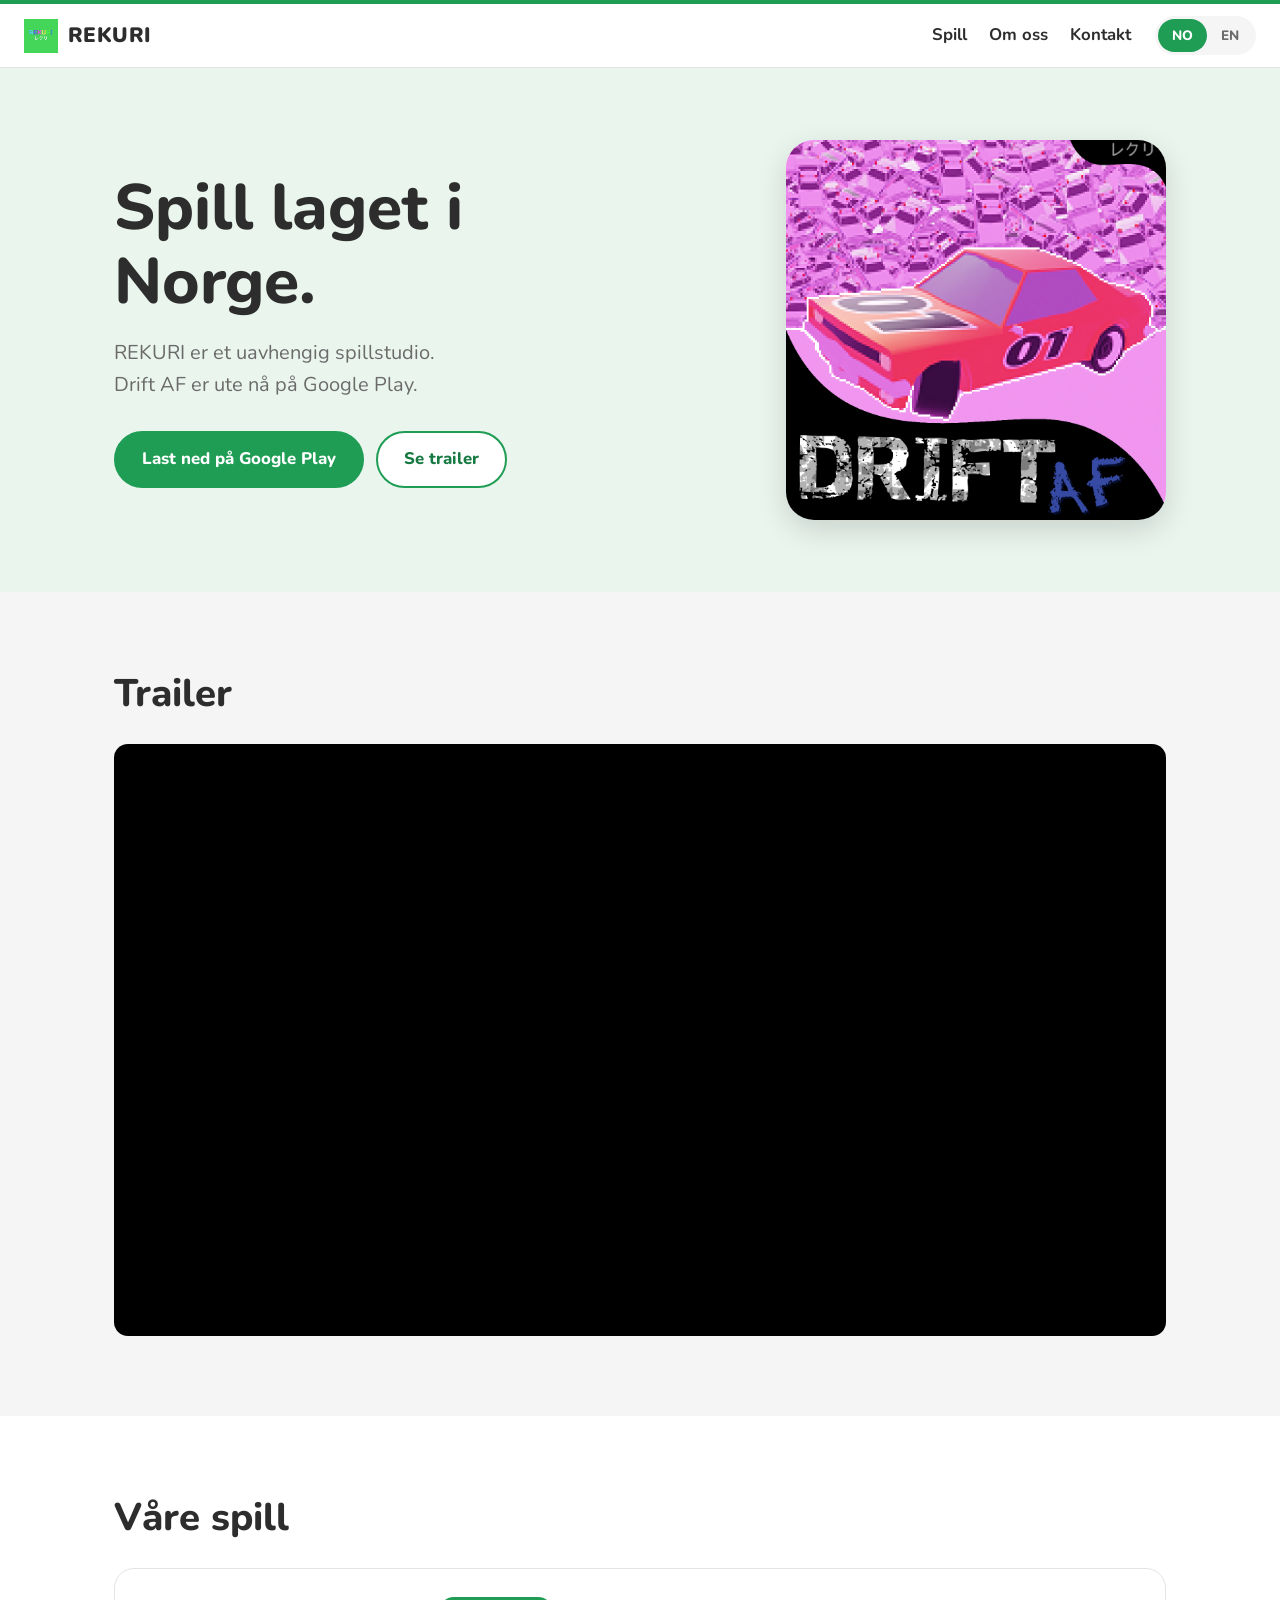
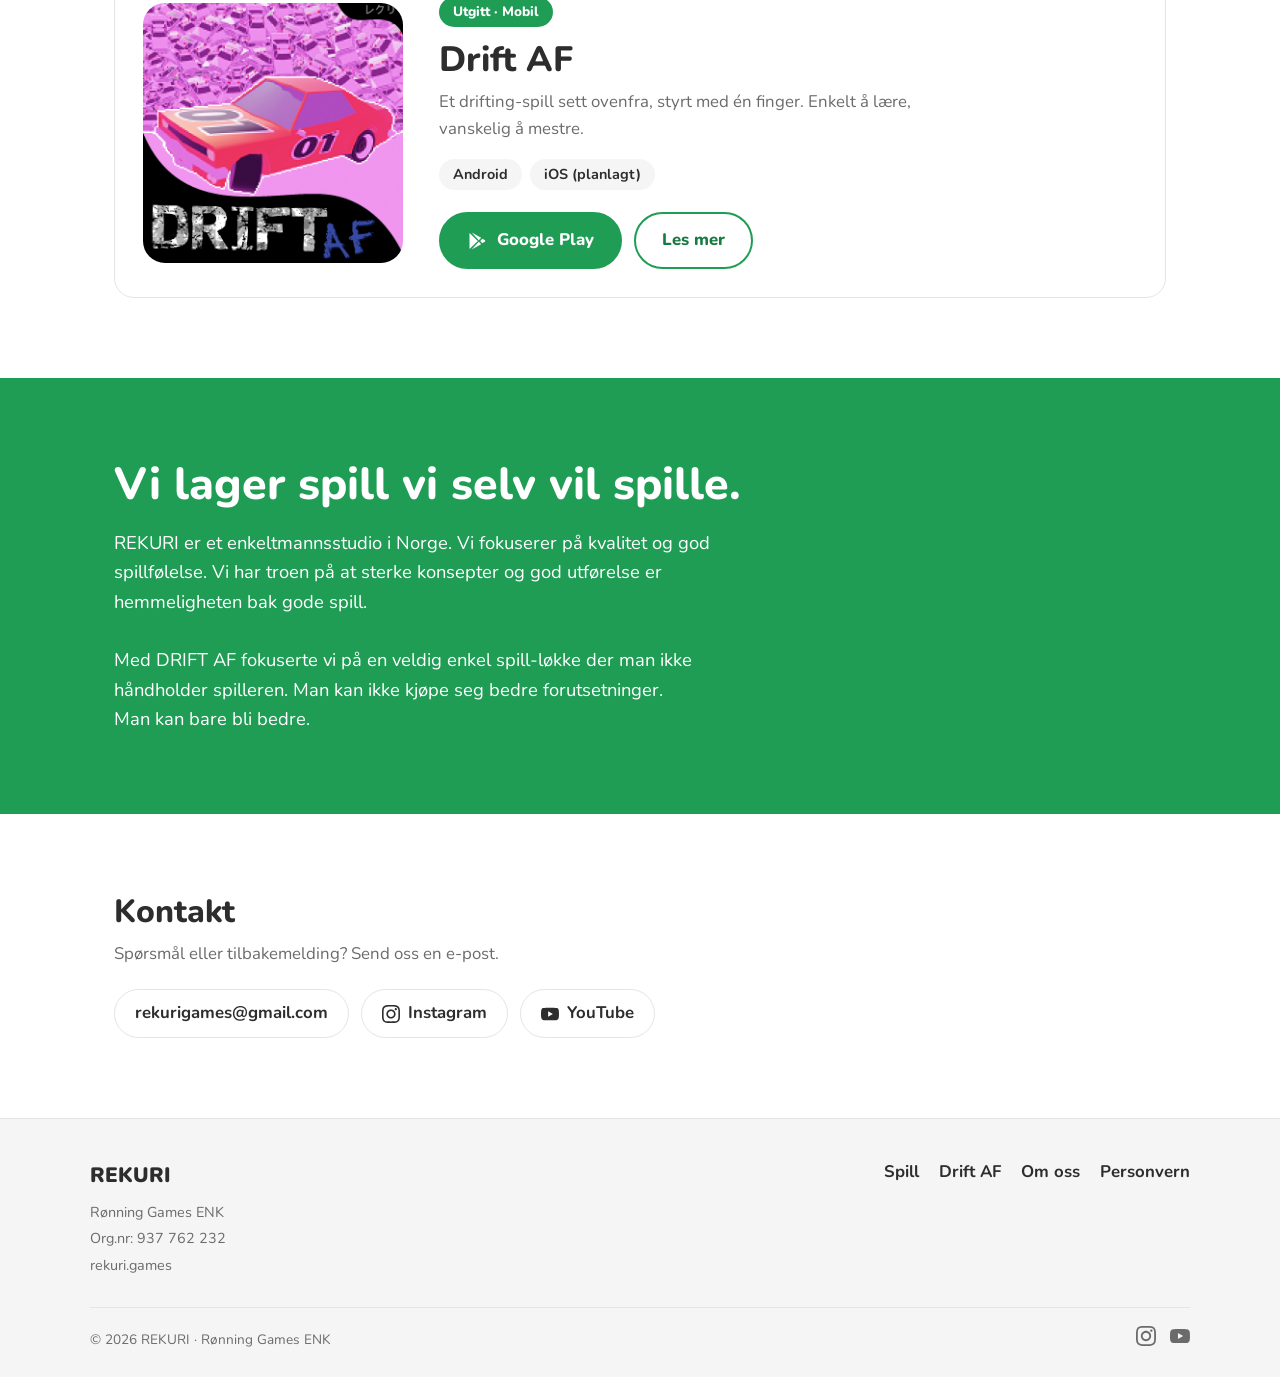
<file: index.html>
<!DOCTYPE html>
<html lang="no">
<head>
  <meta charset="UTF-8" />
  <meta name="viewport" content="width=device-width, initial-scale=1.0" />
  <title>REKURI</title>
  <meta name="description" content="REKURI er et uavhengig norsk spillstudio. Spill Drift AF, et drifting-spill for mobil, gratis på Google Play. / Independent Norwegian game studio, makers of Drift AF." />
  <link rel="canonical" href="https://rekuri.games/" />
  <meta property="og:type" content="website" />
  <meta property="og:title" content="REKURI – Mobilspill laget i Norge" />
  <meta property="og:description" content="Drift AF er ute nå på Google Play." />
  <meta property="og:url" content="https://rekuri.games/" />
  <meta property="og:image" content="https://rekuri.games/assets/drift_af_logo.png" />
  <link rel="preconnect" href="https://fonts.googleapis.com" />
  <link rel="preconnect" href="https://fonts.gstatic.com" crossorigin />
  <link href="https://fonts.googleapis.com/css2?family=Nunito:wght@400;600;700;800;900&display=swap" rel="stylesheet" />
  <link rel="apple-touch-icon" sizes="180x180" href="assets/favicon_io/apple-touch-icon.png">
  <link rel="icon" type="image/png" sizes="32x32" href="assets/favicon_io/favicon-32x32.png">
  <link rel="icon" type="image/png" sizes="16x16" href="assets/favicon_io/favicon-16x16.png">
  <link rel="manifest" href="assets/favicon_io/site.webmanifest">
  <link rel="stylesheet" href="css/styles.css">
  <script src="js/main.js" defer></script>
  <script type="application/ld+json">
  {"@context":"https://schema.org","@type":"Organization","name":"REKURI","legalName":"Rønning Games ENK","url":"https://rekuri.games/","logo":"https://rekuri.games/assets/rekuri_logo.png","email":"rekurigames@gmail.com","sameAs":["https://www.instagram.com/rekurigames/","https://www.youtube.com/@REKURIGAMES"]}
  </script>
</head>
<body>

<nav>
  <a class="nav-logo" href="index.html" aria-label="REKURI">
    <img src="assets/rekuri_logo.png" alt="">
    <span class="nav-brand">REKURI</span>
  </a>
  <div class="nav-right">
    <ul class="nav-links">
      <li><a href="#games"   data-no="Spill"   data-en="Games">Spill</a></li>
      <li><a href="#about"   data-no="Om oss"  data-en="About">Om oss</a></li>
      <li><a href="#contact" data-no="Kontakt" data-en="Contact">Kontakt</a></li>
    </ul>
    <div class="lang-toggle" role="group" aria-label="Language">
      <button class="lang-btn active" data-lang="no" onclick="setLang('no')">NO</button>
      <button class="lang-btn"        data-lang="en" onclick="setLang('en')">EN</button>
    </div>
  </div>
</nav>

<header class="hero" id="home">
  <div class="container">
    <div class="hero-text">
      <h1 class="hero-title"
          data-no="Spill laget i Norge."
          data-en="Games made in Norway.">Spill laget i Norge.</h1>
      <p class="hero-sub"
         data-no="REKURI er et uavhengig spillstudio.<br>Drift AF er ute nå på Google Play."
         data-en="REKURI is an independent game studio. Drift AF is out now on Google Play.">REKURI er et uavhengig spillstudio.<br>Drift AF er ute nå på Google Play.</p>
      <div class="hero-ctas">
        <a href="https://rekuri.games/drift" class="btn btn-primary"
           data-no="Last ned på Google Play" data-en="Get it on Google Play">Last ned på Google Play</a>
        <a href="#trailer" class="btn btn-secondary"
           data-no="Se trailer" data-en="Watch trailer">Se trailer</a>
      </div>
    </div>
    <div class="hero-art">
      <img src="assets/drift_af_logo.png" alt="Drift AF" width="380" height="380">
    </div>
  </div>
</header>

<section class="trailer" id="trailer">
  <div class="container">
    <h2 class="section-title" data-no="Trailer" data-en="Trailer">Trailer</h2>
    <div class="video">
      <iframe src="https://www.youtube-nocookie.com/embed/C022tZidYrM" title="Drift AF trailer" loading="lazy"
              allow="accelerometer; autoplay; clipboard-write; encrypted-media; gyroscope; picture-in-picture" allowfullscreen></iframe>
    </div>
  </div>
</section>

<section id="games">
  <div class="container">
    <h2 class="section-title reveal" data-no="Våre spill" data-en="Our games">Våre spill</h2>
    <div class="game-card reveal">
      <div class="game-card-visual">
        <img src="assets/drift_af_logo.png" alt="Drift AF logo">
      </div>
      <div class="game-card-info">
        <span class="game-badge" data-no="Utgitt · Mobil" data-en="Released · Mobile">Utgitt · Mobil</span>
        <h3 class="game-title">Drift AF</h3>
        <p class="game-desc"
           data-no="Et drifting-spill sett ovenfra, styrt med én finger. Enkelt å lære, vanskelig å mestre."
           data-en="A top-down drifting game controlled with one finger. Easy to learn, hard to master.">Et drifting-spill sett ovenfra, styrt med én finger. Enkelt å lære, vanskelig å mestre.</p>
        <div class="game-platforms">
          <span class="platform-chip">Android</span>
          <span class="platform-chip" data-no="iOS (planlagt)" data-en="iOS (planned)">iOS (planlagt)</span>
        </div>
        <div class="game-actions">
          <a href="https://rekuri.games/drift" class="btn btn-primary">
            <svg viewBox="0 0 24 24" aria-hidden="true"><path d="M3 2.5v19l10-9.5L3 2.5zm11.2 8.6L17 8.2 5.6 1.7l8.6 9.4zm0 1.8L5.6 22.3 17 15.8l-2.8-2.9zm4.1-3.5l-2.4 2.6 2.4 2.6 3-1.7c.8-.5.8-1.7 0-2.2l-3-1.3z"/></svg>
            <span data-no="Google Play" data-en="Google Play">Google Play</span>
          </a>
          <a href="driftaf.html" class="btn btn-secondary" data-no="Les mer" data-en="Learn more">Les mer</a>
        </div>
      </div>
    </div>
  </div>
</section>

<section class="about" id="about">
  <div class="container reveal">
    <p class="about-tagline"
       data-no="Vi lager spill vi selv vil spille."
       data-en="We make games we want to play.">Vi lager spill vi selv vil spille.</p>
    <p class="about-body"
       data-no="REKURI er et enkeltmannsstudio i Norge. Vi fokuserer på kvalitet og god spillfølelse. Vi har troen på at sterke konsepter og god utførelse er hemmeligheten bak gode spill.<br><br>Med DRIFT AF fokuserte vi på en veldig enkel spill-løkke der man ikke håndholder spilleren. Man kan ikke kjøpe seg bedre forutsetninger.<br>Man kan bare bli bedre."
       data-en="REKURI is a one-person studio in Norway. We focus on quality and good game feel. We believe great games are built where strong concepts and good execution intertwine.<br><br>With DRIFT AF our focus was a simple, but effective game-loop that doesn't hand-hold the player. You can't buy performance in this game.<br>You can only drift.">REKURI er et enkeltmannsstudio i Norge. Vi fokuserer på kvalitet og god spillfølelse. Vi har troen på at sterke konsepter og god utførelse er hemmeligheten bak gode spill.<br><br>Med DRIFT AF fokuserte vi på en veldig enkel spill-løkke der man ikke håndholder spilleren. Man kan ikke kjøpe seg bedre forutsetninger.<br>Man kan bare bli bedre.</p>
  </div>
</section>

<section class="contact" id="contact">
  <div class="container reveal">
    <h2 data-no="Kontakt" data-en="Contact">Kontakt</h2>
    <p data-no="Spørsmål eller tilbakemelding? Send oss en e-post."
       data-en="Questions or feedback? Send us an email.">Spørsmål eller tilbakemelding? Send oss en e-post.</p>
    <div class="contact-links">
      <a href="mailto:rekurigames@gmail.com">rekurigames@gmail.com</a>
      <a href="https://www.instagram.com/rekurigames/" target="_blank" rel="noopener">
        <svg viewBox="0 0 24 24" aria-hidden="true"><path d="M12 2.163c3.204 0 3.584.012 4.85.07 3.252.148 4.771 1.691 4.919 4.919.058 1.265.069 1.645.069 4.849 0 3.205-.012 3.584-.069 4.849-.149 3.225-1.664 4.771-4.919 4.919-1.266.058-1.644.07-4.85.07-3.204 0-3.584-.012-4.849-.07-3.26-.149-4.771-1.699-4.919-4.92-.058-1.265-.07-1.644-.07-4.849 0-3.204.013-3.583.07-4.849.149-3.227 1.664-4.771 4.919-4.919 1.266-.057 1.645-.069 4.849-.069zm0-2.163c-3.259 0-3.667.014-4.947.072-4.358.2-6.78 2.618-6.98 6.98-.059 1.281-.073 1.689-.073 4.948 0 3.259.014 3.668.072 4.948.2 4.358 2.618 6.78 6.98 6.98 1.281.058 1.689.072 4.948.072 3.259 0 3.668-.014 4.948-.072 4.354-.2 6.782-2.618 6.979-6.98.059-1.28.073-1.689.073-4.948 0-3.259-.014-3.667-.072-4.947-.196-4.354-2.617-6.78-6.979-6.98-1.281-.059-1.69-.073-4.949-.073zm0 5.838c-3.403 0-6.162 2.759-6.162 6.162s2.759 6.163 6.162 6.163 6.162-2.759 6.162-6.163c0-3.403-2.759-6.162-6.162-6.162zm0 10.162c-2.209 0-4-1.79-4-4 0-2.209 1.791-4 4-4s4 1.791 4 4c0 2.21-1.791 4-4 4zm6.406-11.845c-.796 0-1.441.645-1.441 1.44s.645 1.44 1.441 1.44c.795 0 1.439-.645 1.439-1.44s-.644-1.44-1.439-1.44z"/></svg>
        Instagram</a>
      <a href="https://www.youtube.com/@REKURIGAMES" target="_blank" rel="noopener">
        <svg viewBox="0 0 24 24" aria-hidden="true"><path d="M23.498 6.186a3.016 3.016 0 0 0-2.122-2.136C19.505 3.545 12 3.545 12 3.545s-7.505 0-9.377.505A3.017 3.017 0 0 0 .502 6.186C0 8.07 0 12 0 12s0 3.93.502 5.814a3.016 3.016 0 0 0 2.122 2.136c1.871.505 9.376.505 9.376.505s7.505 0 9.377-.505a3.015 3.015 0 0 0 2.122-2.136C24 15.93 24 12 24 12s0-3.93-.502-5.814zM9.545 15.568V8.432L15.818 12l-6.273 3.568z"/></svg>
        YouTube</a>
    </div>
  </div>
</section>

<footer>
  <div class="footer-top">
    <div>
      <span class="footer-brand">REKURI</span>
      <span class="footer-enk">Rønning Games ENK<br>Org.nr: 937 762 232<br>rekuri.games</span>
    </div>
    <ul class="footer-nav">
      <li><a href="#games"   data-no="Spill"   data-en="Games">Spill</a></li>
      <li><a href="driftaf.html">Drift AF</a></li>
      <li><a href="#about"   data-no="Om oss"  data-en="About">Om oss</a></li>
      <li><a href="privacy.html" data-no="Personvern" data-en="Privacy policy">Personvern</a></li>
    </ul>
  </div>
  <div class="footer-bottom">
    <span id="copyright-text">© 2026 REKURI · Rønning Games ENK</span>
    <div class="footer-socials">
      <a href="https://www.instagram.com/rekurigames/" target="_blank" rel="noopener" class="footer-social-icon" aria-label="Instagram">
        <svg viewBox="0 0 24 24"><path d="M12 2.163c3.204 0 3.584.012 4.85.07 3.252.148 4.771 1.691 4.919 4.919.058 1.265.069 1.645.069 4.849 0 3.205-.012 3.584-.069 4.849-.149 3.225-1.664 4.771-4.919 4.919-1.266.058-1.644.07-4.85.07-3.204 0-3.584-.012-4.849-.07-3.26-.149-4.771-1.699-4.919-4.92-.058-1.265-.07-1.644-.07-4.849 0-3.204.013-3.583.07-4.849.149-3.227 1.664-4.771 4.919-4.919 1.266-.057 1.645-.069 4.849-.069zm0-2.163c-3.259 0-3.667.014-4.947.072-4.358.2-6.78 2.618-6.98 6.98-.059 1.281-.073 1.689-.073 4.948 0 3.259.014 3.668.072 4.948.2 4.358 2.618 6.78 6.98 6.98 1.281.058 1.689.072 4.948.072 3.259 0 3.668-.014 4.948-.072 4.354-.2 6.782-2.618 6.979-6.98.059-1.28.073-1.689.073-4.948 0-3.259-.014-3.667-.072-4.947-.196-4.354-2.617-6.78-6.979-6.98-1.281-.059-1.69-.073-4.949-.073zm0 5.838c-3.403 0-6.162 2.759-6.162 6.162s2.759 6.163 6.162 6.163 6.162-2.759 6.162-6.163c0-3.403-2.759-6.162-6.162-6.162zm0 10.162c-2.209 0-4-1.79-4-4 0-2.209 1.791-4 4-4s4 1.791 4 4c0 2.21-1.791 4-4 4zm6.406-11.845c-.796 0-1.441.645-1.441 1.44s.645 1.44 1.441 1.44c.795 0 1.439-.645 1.439-1.44s-.644-1.44-1.439-1.44z"/></svg>
      </a>
      <a href="https://www.youtube.com/@REKURIGAMES" target="_blank" rel="noopener" class="footer-social-icon" aria-label="YouTube">
        <svg viewBox="0 0 24 24"><path d="M23.498 6.186a3.016 3.016 0 0 0-2.122-2.136C19.505 3.545 12 3.545 12 3.545s-7.505 0-9.377.505A3.017 3.017 0 0 0 .502 6.186C0 8.07 0 12 0 12s0 3.93.502 5.814a3.016 3.016 0 0 0 2.122 2.136c1.871.505 9.376.505 9.376.505s7.505 0 9.377-.505a3.015 3.015 0 0 0 2.122-2.136C24 15.93 24 12 24 12s0-3.93-.502-5.814zM9.545 15.568V8.432L15.818 12l-6.273 3.568z"/></svg>
      </a>
    </div>
  </div>
</footer>

</body>
</html>
</file>
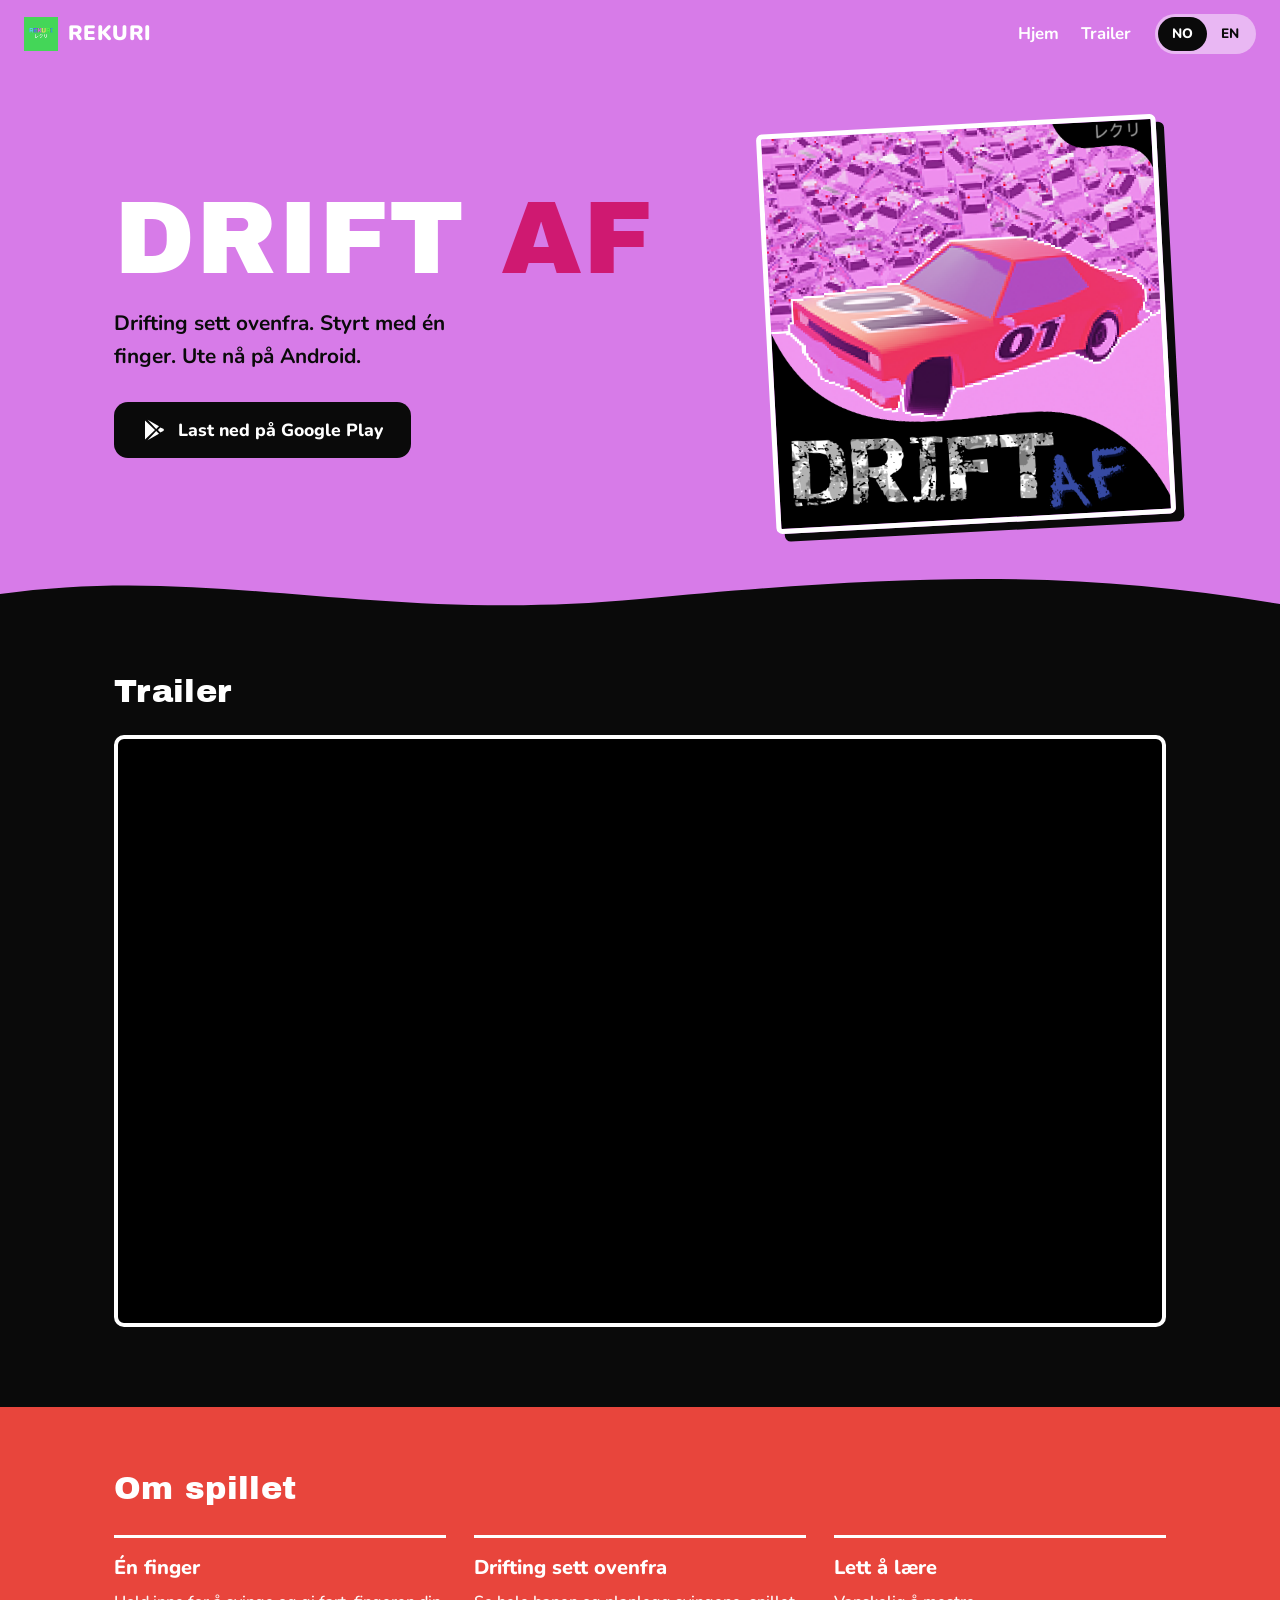
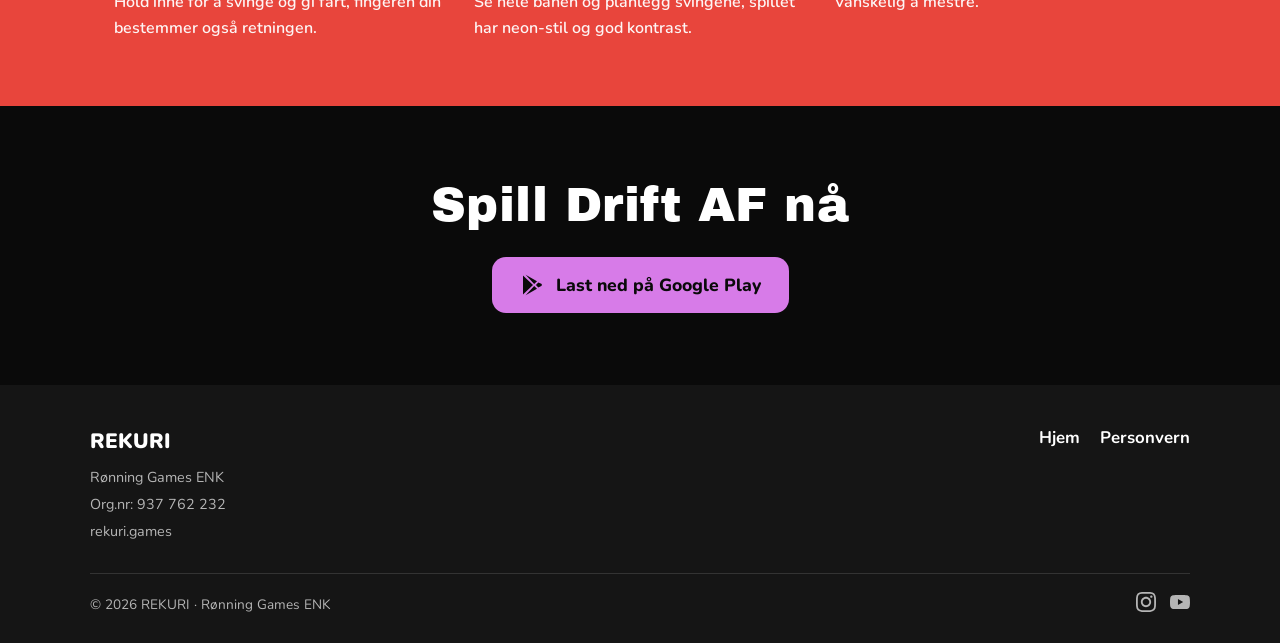
<file: driftaf.html>
<!DOCTYPE html>
<html lang="no">
<head>
  <meta charset="UTF-8" />
  <meta name="viewport" content="width=device-width, initial-scale=1.0" />
  <title>DRIFT AF</title>
  <meta name="description" content="Drift AF er et drifting-spill sett ovenfra, styrt med én finger. Enkelt å lære, vanskelig å mestre. Last ned på Google Play. / A top-down drifting game for Android." />
  <link rel="canonical" href="https://rekuri.games/driftaf.html" />
  <meta property="og:type" content="website" />
  <meta property="og:title" content="Drift AF – Drifting-spill for Android" />
  <meta property="og:description" content="Top-down drifting med én finger. Ute nå på Google Play." />
  <meta property="og:url" content="https://rekuri.games/driftaf.html" />
  <meta property="og:image" content="https://rekuri.games/assets/drift_af_logo.png" />
  <link rel="preconnect" href="https://fonts.googleapis.com"/>
  <link rel="preconnect" href="https://fonts.gstatic.com" crossorigin />
  <link href="https://fonts.googleapis.com/css2?family=Archivo+Black&family=Nunito:wght@400;600;700;800;900&display=swap" rel="stylesheet" />
  <link rel="apple-touch-icon" sizes="180x180" href="assets/favicon_io/apple-touch-icon.png">
  <link rel="icon" type="image/png" sizes="32x32" href="assets/favicon_io/favicon-32x32.png">
  <link rel="icon" type="image/png" sizes="16x16" href="assets/favicon_io/favicon-16x16.png">
  <link rel="manifest" href="assets/favicon_io/site.webmanifest">
  <link rel="stylesheet" href="css/styles.css">
  <link rel="stylesheet" href="css/driftaf.css">
  <script src="js/main.js" defer></script>
  <script type="application/ld+json">
  {"@context":"https://schema.org","@type":"VideoGame","name":"Drift AF","description":"A top-down drifting game controlled with one finger.","url":"https://rekuri.games/driftaf.html","image":"https://rekuri.games/assets/drift_af_logo.png","genre":"Racing","gamePlatform":"Android","operatingSystem":"Android","applicationCategory":"Game","playMode":"SinglePlayer","inLanguage":["no","en"],"author":{"@type":"Organization","name":"REKURI","url":"https://rekuri.games/"},"publisher":{"@type":"Organization","name":"REKURI"},"offers":{"@type":"Offer","url":"https://rekuri.games/drift","availability":"https://schema.org/InStock"}}
  </script>
</head>
<body>

<nav>
  <a class="nav-logo" href="index.html" aria-label="REKURI">
    <img src="assets/rekuri_logo.png" alt="">
    <span class="nav-brand">REKURI</span>
  </a>
  <div class="nav-right">
    <ul class="nav-links">
      <li><a href="index.html" data-no="Hjem" data-en="Home">Hjem</a></li>
      <li><a href="#trailer"   data-no="Trailer" data-en="Trailer">Trailer</a></li>
    </ul>
    <div class="lang-toggle" role="group" aria-label="Language">
      <button class="lang-btn active" data-lang="no" onclick="setLang('no')">NO</button>
      <button class="lang-btn"        data-lang="en" onclick="setLang('en')">EN</button>
    </div>
  </div>
</nav>

<header class="game-hero">
  <div class="container">
    <div>
      <h1 class="drift">DRIFT <span class="af">AF</span></h1>
      <p data-no="Drifting sett ovenfra. Styrt med én finger. Ute nå på Android."
         data-en="Top-down drifting. One-finger control. Out now on Android.">Drifting sett ovenfra. Styrt med én finger. Ute nå på Android.</p>
      <a href="https://rekuri.games/drift" class="play-btn">
        <svg viewBox="0 0 24 24" aria-hidden="true"><path d="M3 2.5v19l10-9.5L3 2.5zm11.2 8.6L17 8.2 5.6 1.7l8.6 9.4zm0 1.8L5.6 22.3 17 15.8l-2.8-2.9zm4.1-3.5l-2.4 2.6 2.4 2.6 3-1.7c.8-.5.8-1.7 0-2.2l-3-1.3z"/></svg>
        <span data-no="Last ned på Google Play" data-en="Get it on Google Play">Last ned på Google Play</span>
      </a>
    </div>
    <img src="assets/drift_af_logo.png" alt="Drift AF: en rød bil som drifter" width="400" height="400">
  </div>
</header>
<svg class="wave" viewBox="0 0 1440 70" preserveAspectRatio="none" aria-hidden="true"><path d="M0 70V30C240 0 420 60 720 35S1200 5 1440 40V70Z"/></svg>

<section class="game-trailer" id="trailer">
  <div class="container">
    <h2 data-no="Trailer" data-en="Trailer">Trailer</h2>
    <div class="video">
      <iframe src="https://www.youtube-nocookie.com/embed/C022tZidYrM" title="Drift AF trailer" loading="lazy"
              allow="accelerometer; autoplay; clipboard-write; encrypted-media; gyroscope; picture-in-picture" allowfullscreen></iframe>
    </div>
  </div>
</section>

<section class="how">
  <div class="container">
    <h2 data-no="Om spillet" data-en="About the game">Om spillet</h2>
    <ul>
      <li data-no="Én finger<span>Hold inne for å svinge og gi fart, fingeren din bestemmer også retningen.</span>" data-en="One finger<span>Hold to give gas and turn.</span>">Én finger<span>Hold inne for å svinge og gi fart, fingeren din bestemmer også retningen.</span></li>
      <li data-no="Drifting sett ovenfra<span>Se hele banen og planlegg svingene, spillet har neon-stil og god kontrast.</span>" data-en="Top-down drifting<span>See the whole track and plan your turns. The game has a neon-artstyle and good contrast.</span>">Drifting sett ovenfra<span>Se hele banen og planlegg svingene, spillet har neon-stil og god kontrast.</span></li>
      <li data-no="Lett å lære<span>Vanskelig å mestre.</span>" data-en="Easy to learn<span>Hard to master.</span>">Lett å lære<span>Vanskelig å mestre.</span></li>
    </ul>
  </div>
</section>

<section class="get">
  <div class="container">
    <h2 data-no="Spill Drift AF nå" data-en="Play Drift AF now">Spill Drift AF nå</h2>
    <a href="https://rekuri.games/drift" class="play-btn">
      <svg viewBox="0 0 24 24" aria-hidden="true"><path d="M3 2.5v19l10-9.5L3 2.5zm11.2 8.6L17 8.2 5.6 1.7l8.6 9.4zm0 1.8L5.6 22.3 17 15.8l-2.8-2.9zm4.1-3.5l-2.4 2.6 2.4 2.6 3-1.7c.8-.5.8-1.7 0-2.2l-3-1.3z"/></svg>
      <span data-no="Last ned på Google Play" data-en="Get it on Google Play">Last ned på Google Play</span>
    </a>
  </div>
</section>

<footer>
  <div class="footer-top">
    <div>
      <span class="footer-brand">REKURI</span>
      <span class="footer-enk">Rønning Games ENK<br>Org.nr: 937 762 232<br>rekuri.games</span>
    </div>
    <ul class="footer-nav">
      <li><a href="index.html" data-no="Hjem" data-en="Home">Hjem</a></li>
      <li><a href="privacy.html" data-no="Personvern" data-en="Privacy policy">Personvern</a></li>
    </ul>
  </div>
  <div class="footer-bottom">
    <span id="copyright-text">© 2026 REKURI · Rønning Games ENK</span>
    <div class="footer-socials">
      <a href="https://www.instagram.com/rekurigames/" target="_blank" rel="noopener" class="footer-social-icon" aria-label="Instagram">
        <svg viewBox="0 0 24 24"><path d="M12 2.163c3.204 0 3.584.012 4.85.07 3.252.148 4.771 1.691 4.919 4.919.058 1.265.069 1.645.069 4.849 0 3.205-.012 3.584-.069 4.849-.149 3.225-1.664 4.771-4.919 4.919-1.266.058-1.644.07-4.85.07-3.204 0-3.584-.012-4.849-.07-3.26-.149-4.771-1.699-4.919-4.92-.058-1.265-.07-1.644-.07-4.849 0-3.204.013-3.583.07-4.849.149-3.227 1.664-4.771 4.919-4.919 1.266-.057 1.645-.069 4.849-.069zm0-2.163c-3.259 0-3.667.014-4.947.072-4.358.2-6.78 2.618-6.98 6.98-.059 1.281-.073 1.689-.073 4.948 0 3.259.014 3.668.072 4.948.2 4.358 2.618 6.78 6.98 6.98 1.281.058 1.689.072 4.948.072 3.259 0 3.668-.014 4.948-.072 4.354-.2 6.782-2.618 6.979-6.98.059-1.28.073-1.689.073-4.948 0-3.259-.014-3.667-.072-4.947-.196-4.354-2.617-6.78-6.979-6.98-1.281-.059-1.69-.073-4.949-.073zm0 5.838c-3.403 0-6.162 2.759-6.162 6.162s2.759 6.163 6.162 6.163 6.162-2.759 6.162-6.163c0-3.403-2.759-6.162-6.162-6.162zm0 10.162c-2.209 0-4-1.79-4-4 0-2.209 1.791-4 4-4s4 1.791 4 4c0 2.21-1.791 4-4 4zm6.406-11.845c-.796 0-1.441.645-1.441 1.44s.645 1.44 1.441 1.44c.795 0 1.439-.645 1.439-1.44s-.644-1.44-1.439-1.44z"/></svg>
      </a>
      <a href="https://www.youtube.com/@REKURIGAMES" target="_blank" rel="noopener" class="footer-social-icon" aria-label="YouTube">
        <svg viewBox="0 0 24 24"><path d="M23.498 6.186a3.016 3.016 0 0 0-2.122-2.136C19.505 3.545 12 3.545 12 3.545s-7.505 0-9.377.505A3.017 3.017 0 0 0 .502 6.186C0 8.07 0 12 0 12s0 3.93.502 5.814a3.016 3.016 0 0 0 2.122 2.136c1.871.505 9.376.505 9.376.505s7.505 0 9.377-.505a3.015 3.015 0 0 0 2.122-2.136C24 15.93 24 12 24 12s0-3.93-.502-5.814zM9.545 15.568V8.432L15.818 12l-6.273 3.568z"/></svg>
      </a>
    </div>
  </div>
</footer>

</body>
</html>
</file>
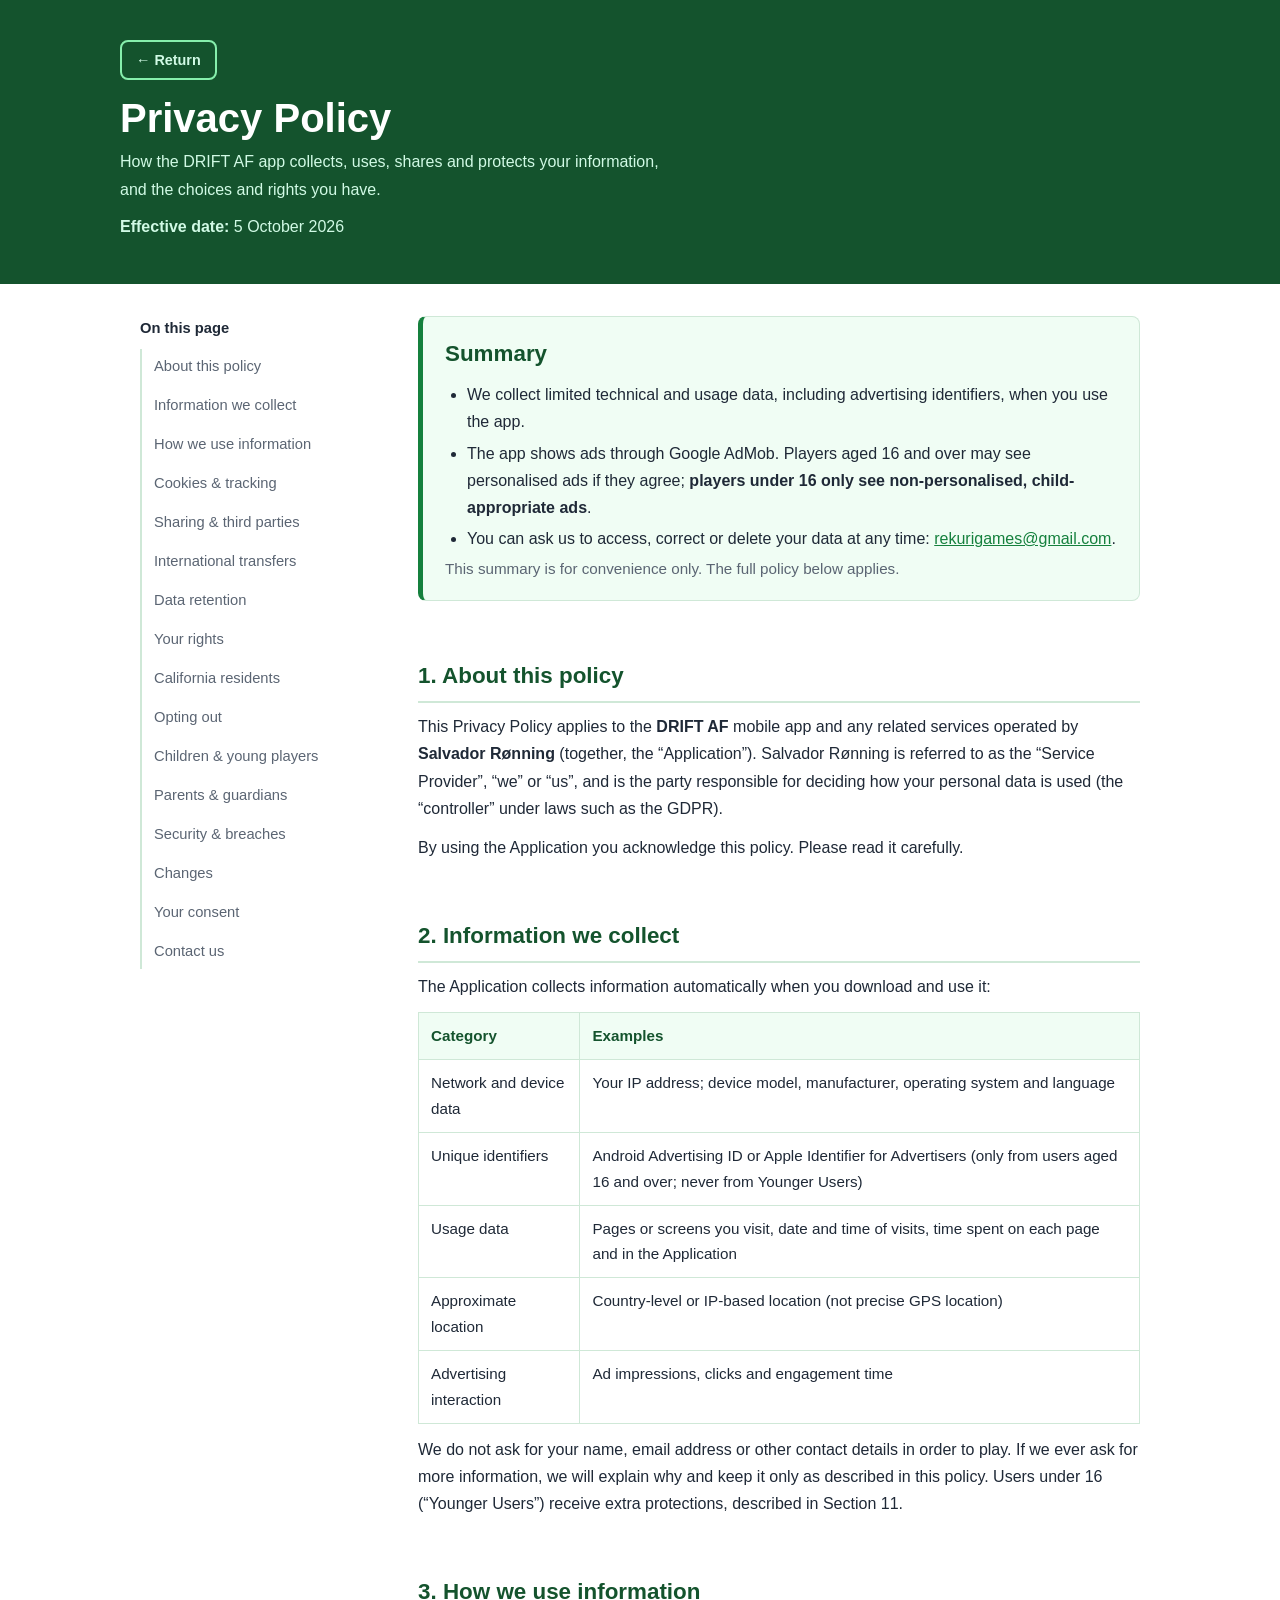
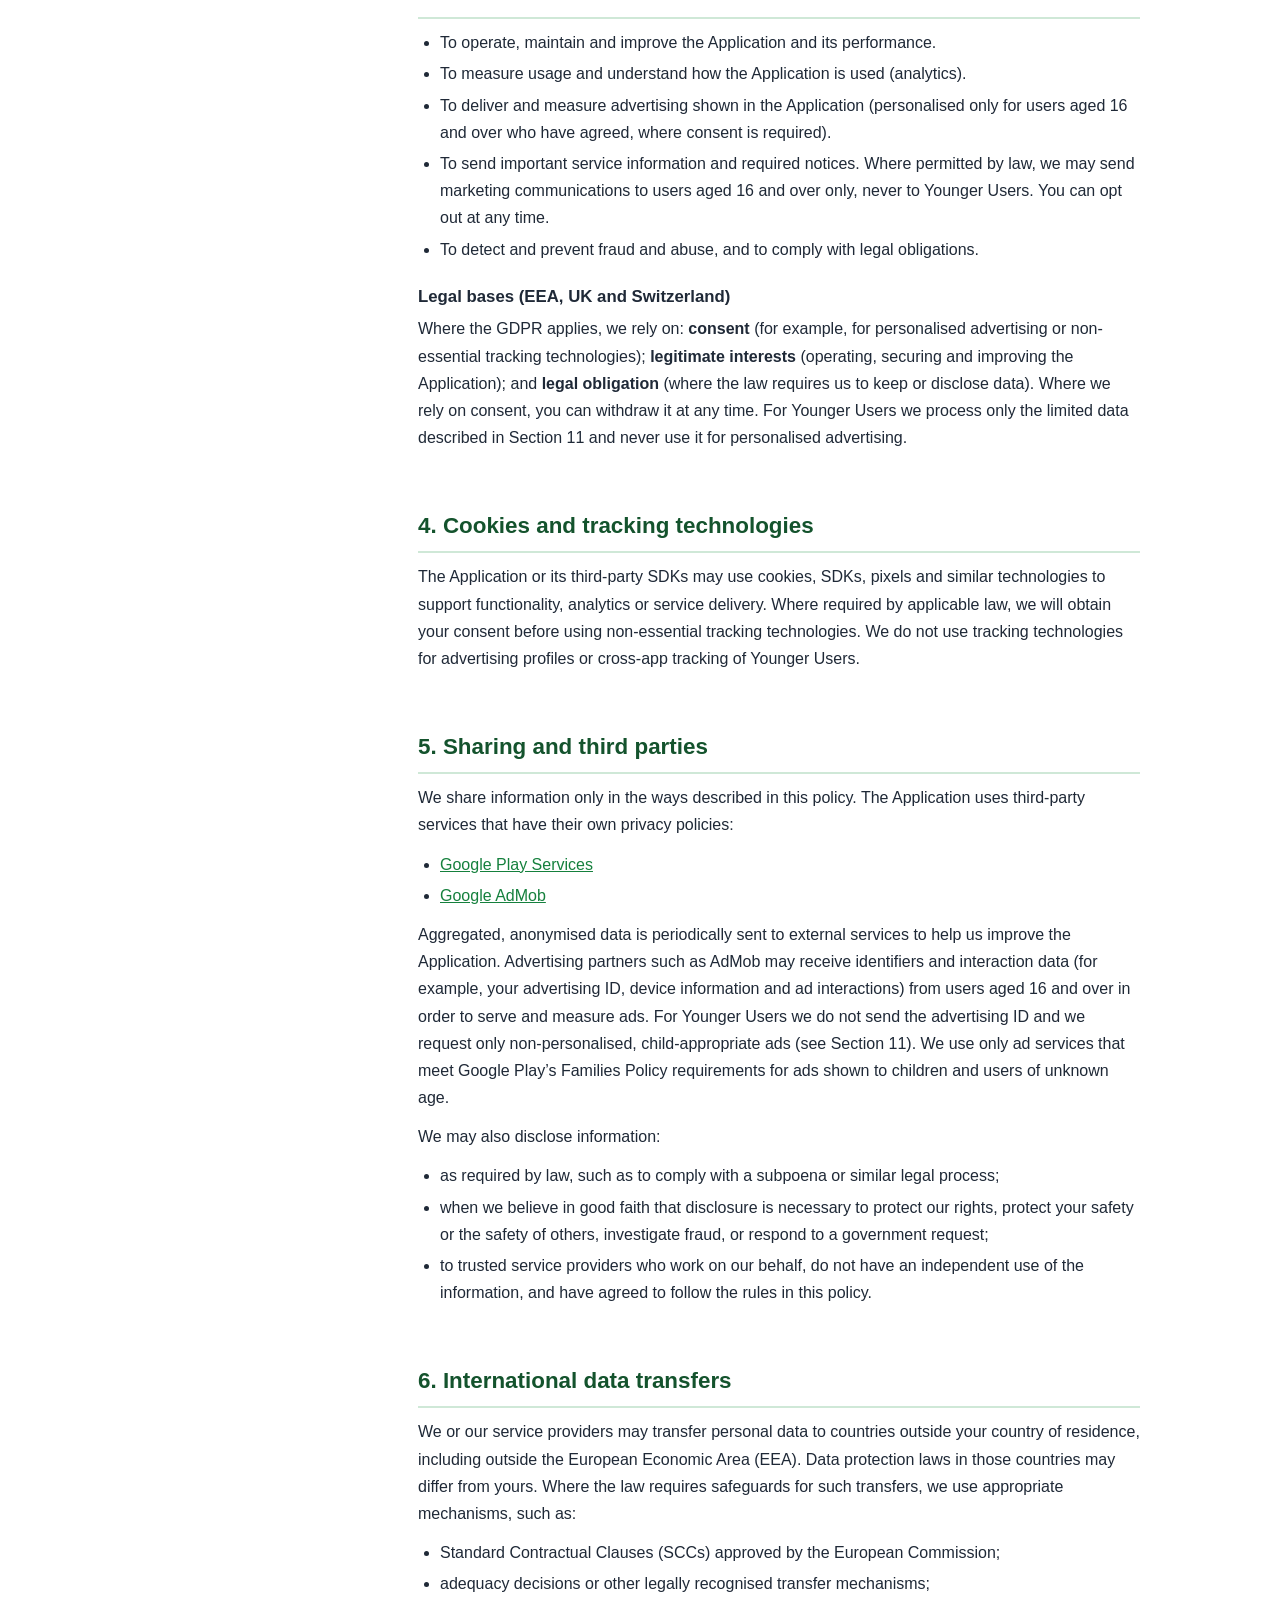
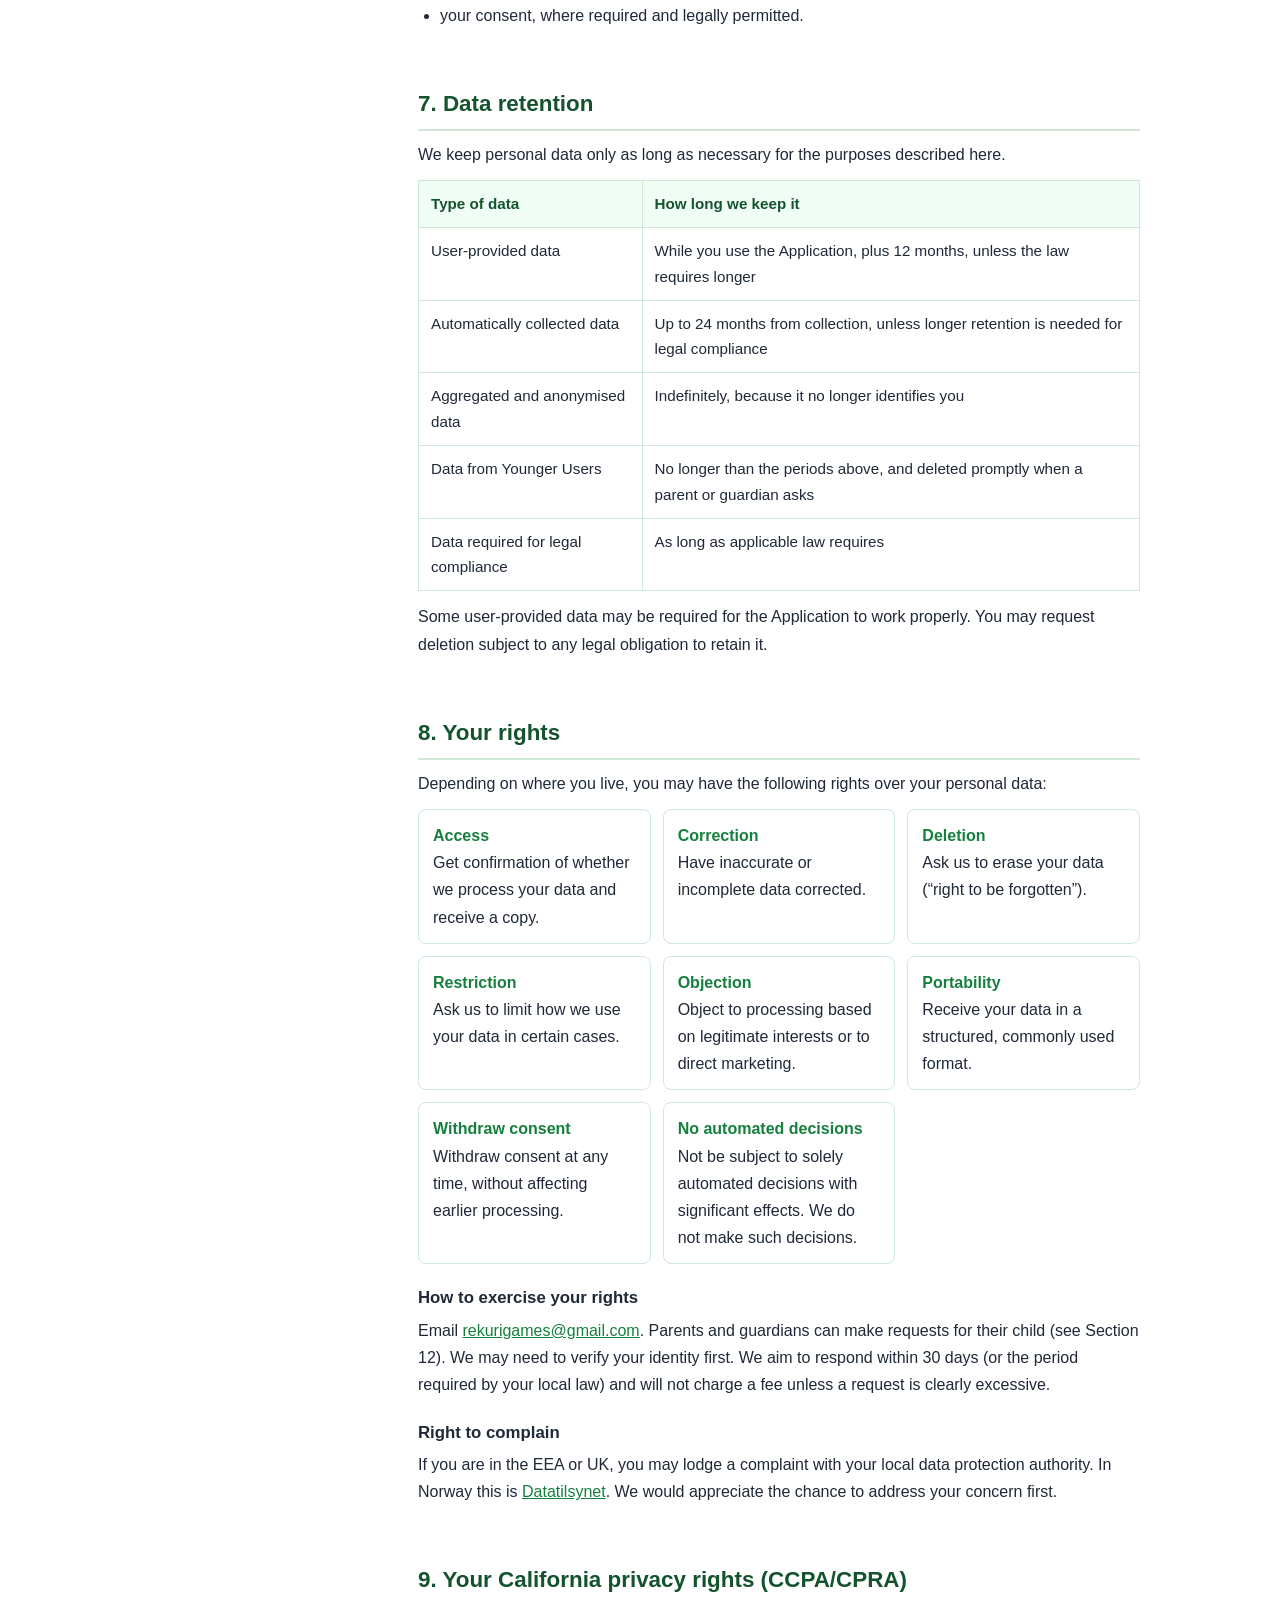
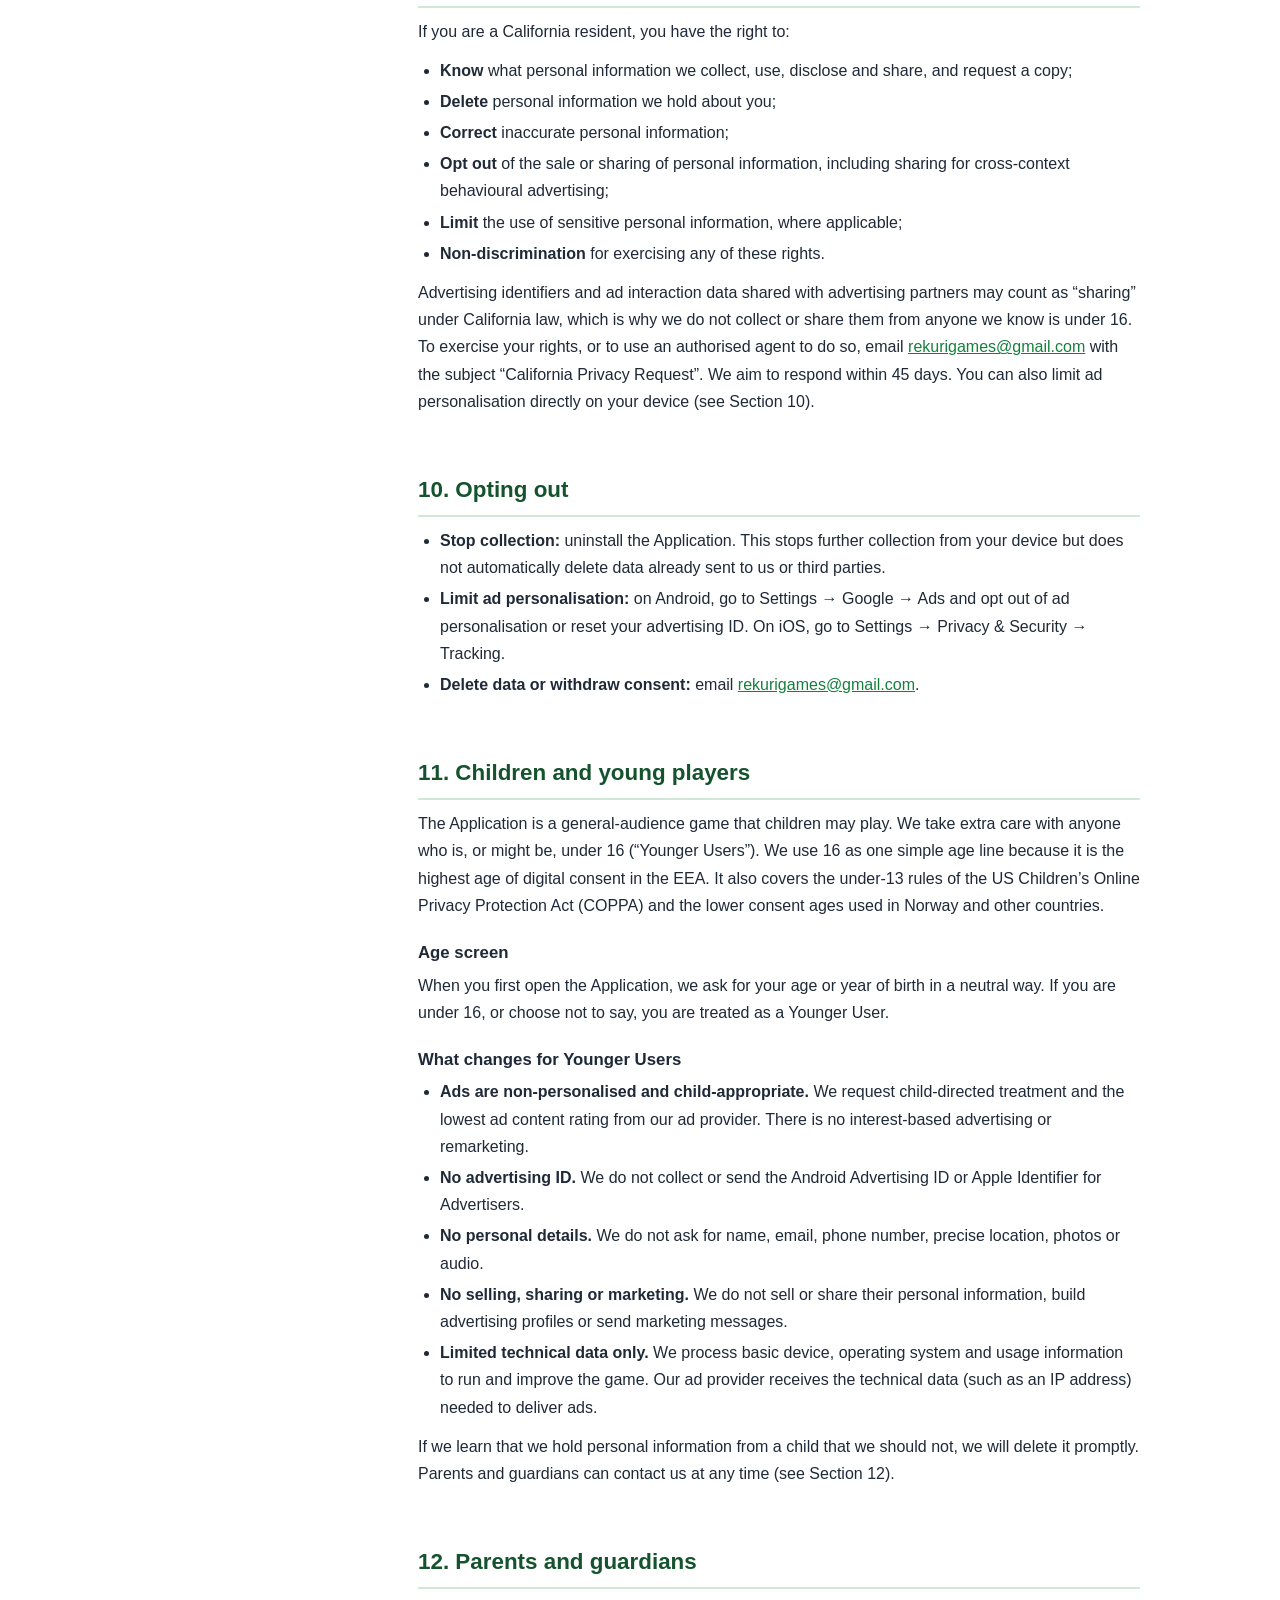
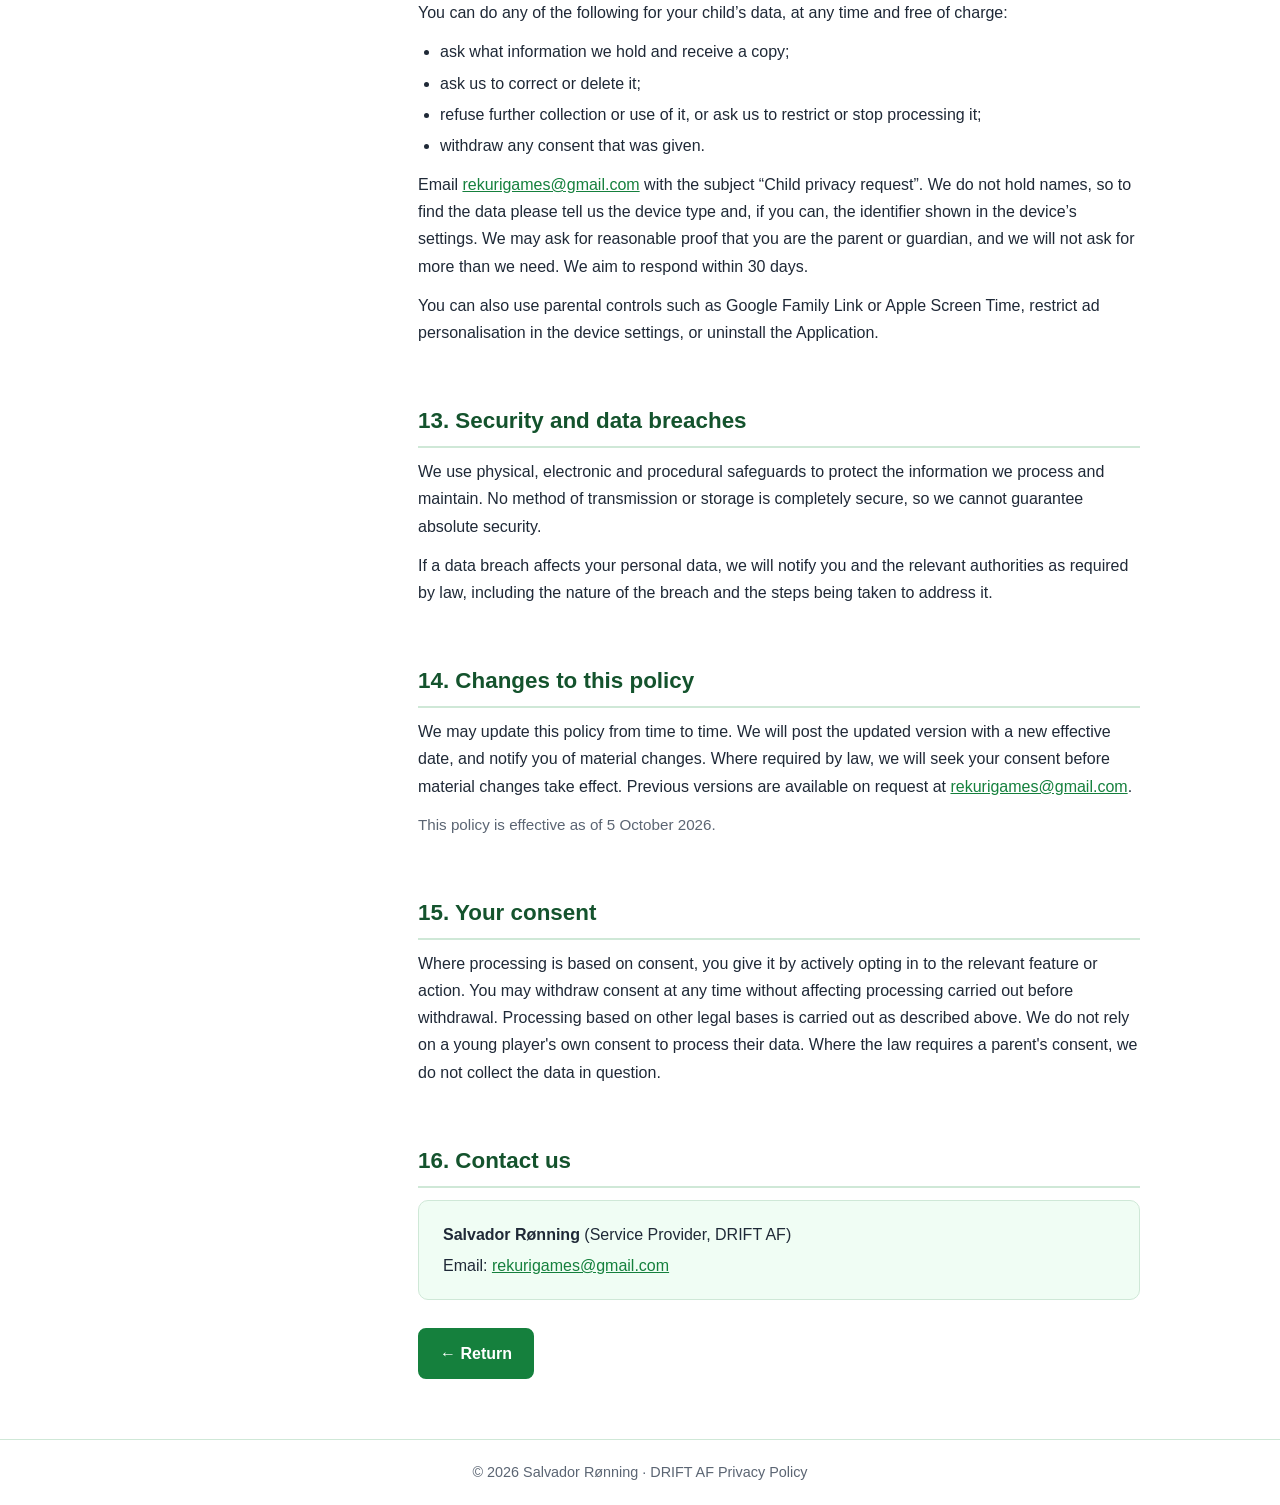
<file: privacy.html>
<!DOCTYPE html>
<html lang="en">
<head>
<meta charset="utf-8">
<meta name="viewport" content="width=device-width, initial-scale=1">
<title>Privacy Policy – DRIFT AF</title>
<meta name="description" content="Privacy Policy for the DRIFT AF mobile app.">
<style>
:root{--g:#15803d;--gd:#14532d;--gl:#f0fdf4;--gb:#cfe8d7;--t:#1f2937;--m:#5b6573;--w:#fff}
*{box-sizing:border-box}
html{scroll-behavior:smooth;scroll-padding-top:20px}
body{margin:0;font:16px/1.7 -apple-system,BlinkMacSystemFont,"Segoe UI",Roboto,Helvetica,Arial,sans-serif;color:var(--t);background:var(--w)}
a{color:var(--g)}
a:focus-visible,summary:focus-visible{outline:3px solid #86efac;outline-offset:2px}
header{background:var(--gd);color:#fff;padding:40px 20px 44px}
.wrap{max-width:1040px;margin:0 auto}
header h1{margin:14px 0 6px;font-size:clamp(1.8rem,4vw,2.5rem);line-height:1.2}
header p{margin:0;color:#d1fae5;max-width:62ch}
.btn{display:inline-block;padding:10px 20px;border-radius:8px;background:var(--g);color:#fff;font-weight:600;text-decoration:none;border:2px solid var(--g);transition:background .15s,color .15s}
.btn:hover{background:var(--gd);border-color:var(--gd)}
header .btn{background:transparent;border-color:#86efac;color:#d1fae5;padding:6px 14px;font-size:.9rem}
header .btn:hover{background:#86efac;color:var(--gd);border-color:#86efac}
.layout{max-width:1040px;margin:0 auto;padding:32px 20px 48px;display:grid;grid-template-columns:230px 1fr;gap:48px}
nav{position:sticky;top:20px;align-self:start;font-size:.92rem}
nav strong{display:block;margin-bottom:8px}
nav ol{list-style:none;margin:0;padding:0;border-left:2px solid var(--gb)}
nav a{display:block;padding:5px 12px;margin-left:-2px;border-left:2px solid transparent;color:var(--m);text-decoration:none}
nav a:hover{color:var(--g);border-left-color:var(--g);background:var(--gl)}
.summary{background:var(--gl);border:1px solid var(--gb);border-left:5px solid var(--g);border-radius:8px;padding:18px 22px;margin-bottom:12px}
.summary h2{margin:0 0 8px;border:0;padding:0}
.summary ul{margin:0}
section{padding-top:8px}
h2{font-size:1.4rem;color:var(--gd);margin:36px 0 10px;padding-bottom:6px;border-bottom:2px solid var(--gb)}
h3{font-size:1.05rem;margin:20px 0 4px}
p,ul{margin:0 0 12px}
ul{padding-left:22px}
li{margin-bottom:4px}
.meta{color:var(--m);font-size:.95rem}
.table-wrap{overflow-x:auto;margin-bottom:12px}
table{border-collapse:collapse;width:100%;min-width:420px;font-size:.95rem}
th,td{text-align:left;padding:10px 12px;border:1px solid var(--gb);vertical-align:top}
th{background:var(--gl);color:var(--gd)}
.rights{display:grid;grid-template-columns:repeat(auto-fit,minmax(230px,1fr));gap:12px;margin:12px 0}
.rights div{border:1px solid var(--gb);border-radius:8px;padding:12px 14px}
.rights b{display:block;color:var(--g)}
.note{background:#fffbeb;border:1px solid #fde68a;border-radius:8px;padding:12px 16px}
.contact{background:var(--gl);border:1px solid var(--gb);border-radius:10px;padding:20px 24px;margin-top:12px}
.end{margin-top:28px}
footer{border-top:1px solid var(--gb);color:var(--m);text-align:center;font-size:.9rem;padding:20px}
@media(max-width:800px){.layout{grid-template-columns:1fr;gap:12px}nav{position:static;background:var(--gl);border-radius:8px;padding:12px 16px}nav ol{columns:2}}
@media(max-width:480px){nav ol{columns:1}}
@media print{nav,.btn{display:none}.layout{display:block}header{background:#fff;color:#000}header p{color:#000}}
</style>
</head>
<body>

<header>
  <div class="wrap">
    <a class="btn" href="index.html">&larr; Return</a>
    <h1>Privacy Policy</h1>
    <p>How the DRIFT AF app collects, uses, shares and protects your information, and the choices and rights you have.</p>
    <p style="margin-top:10px"><strong>Effective date:</strong> 5 October 2026</p>
  </div>
</header>

<div class="layout">
<nav aria-label="Table of contents">
  <strong>On this page</strong>
  <ol>
    <li><a href="#about">About this policy</a></li>
    <li><a href="#collect">Information we collect</a></li>
    <li><a href="#use">How we use information</a></li>
    <li><a href="#cookies">Cookies &amp; tracking</a></li>
    <li><a href="#sharing">Sharing &amp; third parties</a></li>
    <li><a href="#transfers">International transfers</a></li>
    <li><a href="#retention">Data retention</a></li>
    <li><a href="#rights">Your rights</a></li>
    <li><a href="#california">California residents</a></li>
    <li><a href="#optout">Opting out</a></li>
    <li><a href="#children">Children &amp; young players</a></li>
    <li><a href="#parents">Parents &amp; guardians</a></li>
    <li><a href="#security">Security &amp; breaches</a></li>
    <li><a href="#changes">Changes</a></li>
    <li><a href="#consent">Your consent</a></li>
    <li><a href="#contact">Contact us</a></li>
  </ol>
</nav>

<main>
  <div class="summary">
    <h2>Summary</h2>
    <ul>
      <li>We collect limited technical and usage data, including advertising identifiers, when you use the app.</li>
      <li>The app shows ads through Google AdMob. Players aged 16 and over may see personalised ads if they agree; <strong>players under 16 only see non-personalised, child-appropriate ads</strong>.</li>
      <li>You can ask us to access, correct or delete your data at any time: <a href="mailto:rekurigames@gmail.com">rekurigames@gmail.com</a>.</li>
    </ul>
    <p class="meta" style="margin:0">This summary is for convenience only. The full policy below applies.</p>
  </div>

  <section id="about">
    <h2>1. About this policy</h2>
    <p>This Privacy Policy applies to the <strong>DRIFT AF</strong> mobile app and any related services operated by <strong>Salvador Rønning</strong> (together, the &ldquo;Application&rdquo;). Salvador Rønning is referred to as the &ldquo;Service Provider&rdquo;, &ldquo;we&rdquo; or &ldquo;us&rdquo;, and is the party responsible for deciding how your personal data is used (the &ldquo;controller&rdquo; under laws such as the GDPR).</p>
    <p>By using the Application you acknowledge this policy. Please read it carefully.</p>
  </section>

  <section id="collect">
    <h2>2. Information we collect</h2>
    <p>The Application collects information automatically when you download and use it:</p>
    <div class="table-wrap">
    <table>
      <tr><th>Category</th><th>Examples</th></tr>
      <tr><td>Network and device data</td><td>Your IP address; device model, manufacturer, operating system and language</td></tr>
      <tr><td>Unique identifiers</td><td>Android Advertising ID or Apple Identifier for Advertisers (only from users aged 16 and over; never from Younger Users)</td></tr>
      <tr><td>Usage data</td><td>Pages or screens you visit, date and time of visits, time spent on each page and in the Application</td></tr>
      <tr><td>Approximate location</td><td>Country-level or IP-based location (not precise GPS location)</td></tr>
      <tr><td>Advertising interaction</td><td>Ad impressions, clicks and engagement time</td></tr>
    </table>
    </div>
    <p>We do not ask for your name, email address or other contact details in order to play. If we ever ask for more information, we will explain why and keep it only as described in this policy. Users under 16 (&ldquo;Younger Users&rdquo;) receive extra protections, described in Section 11.</p>
  </section>

  <section id="use">
    <h2>3. How we use information</h2>
    <ul>
      <li>To operate, maintain and improve the Application and its performance.</li>
      <li>To measure usage and understand how the Application is used (analytics).</li>
      <li>To deliver and measure advertising shown in the Application (personalised only for users aged 16 and over who have agreed, where consent is required).</li>
      <li>To send important service information and required notices. Where permitted by law, we may send marketing communications to users aged 16 and over only, never to Younger Users. You can opt out at any time.</li>
      <li>To detect and prevent fraud and abuse, and to comply with legal obligations.</li>
    </ul>
    <h3>Legal bases (EEA, UK and Switzerland)</h3>
    <p>Where the GDPR applies, we rely on: <strong>consent</strong> (for example, for personalised advertising or non-essential tracking technologies); <strong>legitimate interests</strong> (operating, securing and improving the Application); and <strong>legal obligation</strong> (where the law requires us to keep or disclose data). Where we rely on consent, you can withdraw it at any time. For Younger Users we process only the limited data described in Section 11 and never use it for personalised advertising.</p>
  </section>

  <section id="cookies">
    <h2>4. Cookies and tracking technologies</h2>
    <p>The Application or its third-party SDKs may use cookies, SDKs, pixels and similar technologies to support functionality, analytics or service delivery. Where required by applicable law, we will obtain your consent before using non-essential tracking technologies. We do not use tracking technologies for advertising profiles or cross-app tracking of Younger Users.</p>
  </section>

  <section id="sharing">
    <h2>5. Sharing and third parties</h2>
    <p>We share information only in the ways described in this policy. The Application uses third-party services that have their own privacy policies:</p>
    <ul>
      <li><a href="https://policies.google.com/privacy" target="_blank" rel="noopener">Google Play Services</a></li>
      <li><a href="https://support.google.com/admob/answer/6128543" target="_blank" rel="noopener">Google AdMob</a></li>
    </ul>
    <p>Aggregated, anonymised data is periodically sent to external services to help us improve the Application. Advertising partners such as AdMob may receive identifiers and interaction data (for example, your advertising ID, device information and ad interactions) from users aged 16 and over in order to serve and measure ads. For Younger Users we do not send the advertising ID and we request only non-personalised, child-appropriate ads (see Section 11). We use only ad services that meet Google Play&rsquo;s Families Policy requirements for ads shown to children and users of unknown age.</p>
    <p>We may also disclose information:</p>
    <ul>
      <li>as required by law, such as to comply with a subpoena or similar legal process;</li>
      <li>when we believe in good faith that disclosure is necessary to protect our rights, protect your safety or the safety of others, investigate fraud, or respond to a government request;</li>
      <li>to trusted service providers who work on our behalf, do not have an independent use of the information, and have agreed to follow the rules in this policy.</li>
    </ul>
  </section>

  <section id="transfers">
    <h2>6. International data transfers</h2>
    <p>We or our service providers may transfer personal data to countries outside your country of residence, including outside the European Economic Area (EEA). Data protection laws in those countries may differ from yours. Where the law requires safeguards for such transfers, we use appropriate mechanisms, such as:</p>
    <ul>
      <li>Standard Contractual Clauses (SCCs) approved by the European Commission;</li>
      <li>adequacy decisions or other legally recognised transfer mechanisms;</li>
      <li>your consent, where required and legally permitted.</li>
    </ul>
  </section>

  <section id="retention">
    <h2>7. Data retention</h2>
    <p>We keep personal data only as long as necessary for the purposes described here.</p>
    <div class="table-wrap">
    <table>
      <tr><th>Type of data</th><th>How long we keep it</th></tr>
      <tr><td>User-provided data</td><td>While you use the Application, plus 12 months, unless the law requires longer</td></tr>
      <tr><td>Automatically collected data</td><td>Up to 24 months from collection, unless longer retention is needed for legal compliance</td></tr>
      <tr><td>Aggregated and anonymised data</td><td>Indefinitely, because it no longer identifies you</td></tr>
      <tr><td>Data from Younger Users</td><td>No longer than the periods above, and deleted promptly when a parent or guardian asks</td></tr>
      <tr><td>Data required for legal compliance</td><td>As long as applicable law requires</td></tr>
    </table>
    </div>
    <p>Some user-provided data may be required for the Application to work properly. You may request deletion subject to any legal obligation to retain it.</p>
  </section>

  <section id="rights">
    <h2>8. Your rights</h2>
    <p>Depending on where you live, you may have the following rights over your personal data:</p>
    <div class="rights">
      <div><b>Access</b>Get confirmation of whether we process your data and receive a copy.</div>
      <div><b>Correction</b>Have inaccurate or incomplete data corrected.</div>
      <div><b>Deletion</b>Ask us to erase your data (&ldquo;right to be forgotten&rdquo;).</div>
      <div><b>Restriction</b>Ask us to limit how we use your data in certain cases.</div>
      <div><b>Objection</b>Object to processing based on legitimate interests or to direct marketing.</div>
      <div><b>Portability</b>Receive your data in a structured, commonly used format.</div>
      <div><b>Withdraw consent</b>Withdraw consent at any time, without affecting earlier processing.</div>
      <div><b>No automated decisions</b>Not be subject to solely automated decisions with significant effects. We do not make such decisions.</div>
    </div>
    <h3>How to exercise your rights</h3>
    <p>Email <a href="mailto:rekurigames@gmail.com">rekurigames@gmail.com</a>. Parents and guardians can make requests for their child (see Section 12). We may need to verify your identity first. We aim to respond within 30 days (or the period required by your local law) and will not charge a fee unless a request is clearly excessive.</p>
    <h3>Right to complain</h3>
    <p>If you are in the EEA or UK, you may lodge a complaint with your local data protection authority. In Norway this is <a href="https://www.datatilsynet.no" target="_blank" rel="noopener">Datatilsynet</a>. We would appreciate the chance to address your concern first.</p>
  </section>

  <section id="california">
    <h2>9. Your California privacy rights (CCPA/CPRA)</h2>
    <p>If you are a California resident, you have the right to:</p>
    <ul>
      <li><strong>Know</strong> what personal information we collect, use, disclose and share, and request a copy;</li>
      <li><strong>Delete</strong> personal information we hold about you;</li>
      <li><strong>Correct</strong> inaccurate personal information;</li>
      <li><strong>Opt out</strong> of the sale or sharing of personal information, including sharing for cross-context behavioural advertising;</li>
      <li><strong>Limit</strong> the use of sensitive personal information, where applicable;</li>
      <li><strong>Non-discrimination</strong> for exercising any of these rights.</li>
    </ul>
    <p>Advertising identifiers and ad interaction data shared with advertising partners may count as &ldquo;sharing&rdquo; under California law, which is why we do not collect or share them from anyone we know is under 16. To exercise your rights, or to use an authorised agent to do so, email <a href="mailto:rekurigames@gmail.com">rekurigames@gmail.com</a> with the subject &ldquo;California Privacy Request&rdquo;. We aim to respond within 45 days. You can also limit ad personalisation directly on your device (see Section 10).</p>
  </section>

  <section id="optout">
    <h2>10. Opting out</h2>
    <ul>
      <li><strong>Stop collection:</strong> uninstall the Application. This stops further collection from your device but does not automatically delete data already sent to us or third parties.</li>
      <li><strong>Limit ad personalisation:</strong> on Android, go to Settings &rarr; Google &rarr; Ads and opt out of ad personalisation or reset your advertising ID. On iOS, go to Settings &rarr; Privacy &amp; Security &rarr; Tracking.</li>
      <li><strong>Delete data or withdraw consent:</strong> email <a href="mailto:rekurigames@gmail.com">rekurigames@gmail.com</a>.</li>
    </ul>
  </section>

  <section id="children">
    <h2>11. Children and young players</h2>
    <p>The Application is a general-audience game that children may play. We take extra care with anyone who is, or might be, under 16 (&ldquo;Younger Users&rdquo;). We use 16 as one simple age line because it is the highest age of digital consent in the EEA. It also covers the under-13 rules of the US Children&rsquo;s Online Privacy Protection Act (COPPA) and the lower consent ages used in Norway and other countries.</p>
    <h3>Age screen</h3>
    <p>When you first open the Application, we ask for your age or year of birth in a neutral way. If you are under 16, or choose not to say, you are treated as a Younger User.</p>
    <h3>What changes for Younger Users</h3>
    <ul>
      <li><strong>Ads are non-personalised and child-appropriate.</strong> We request child-directed treatment and the lowest ad content rating from our ad provider. There is no interest-based advertising or remarketing.</li>
      <li><strong>No advertising ID.</strong> We do not collect or send the Android Advertising ID or Apple Identifier for Advertisers.</li>
      <li><strong>No personal details.</strong> We do not ask for name, email, phone number, precise location, photos or audio.</li>
      <li><strong>No selling, sharing or marketing.</strong> We do not sell or share their personal information, build advertising profiles or send marketing messages.</li>
      <li><strong>Limited technical data only.</strong> We process basic device, operating system and usage information to run and improve the game. Our ad provider receives the technical data (such as an IP address) needed to deliver ads.</li>
    </ul>
    <p>If we learn that we hold personal information from a child that we should not, we will delete it promptly. Parents and guardians can contact us at any time (see Section 12).</p>
  </section>

  <section id="parents">
    <h2>12. Parents and guardians</h2>
    <p>You can do any of the following for your child&rsquo;s data, at any time and free of charge:</p>
    <ul>
      <li>ask what information we hold and receive a copy;</li>
      <li>ask us to correct or delete it;</li>
      <li>refuse further collection or use of it, or ask us to restrict or stop processing it;</li>
      <li>withdraw any consent that was given.</li>
    </ul>
    <p>Email <a href="mailto:rekurigames@gmail.com">rekurigames@gmail.com</a> with the subject &ldquo;Child privacy request&rdquo;. We do not hold names, so to find the data please tell us the device type and, if you can, the identifier shown in the device&rsquo;s settings. We may ask for reasonable proof that you are the parent or guardian, and we will not ask for more than we need. We aim to respond within 30 days.</p>
    <p>You can also use parental controls such as Google Family Link or Apple Screen Time, restrict ad personalisation in the device settings, or uninstall the Application.</p>
  </section>

  <section id="security">
    <h2>13. Security and data breaches</h2>
    <p>We use physical, electronic and procedural safeguards to protect the information we process and maintain. No method of transmission or storage is completely secure, so we cannot guarantee absolute security.</p>
    <p>If a data breach affects your personal data, we will notify you and the relevant authorities as required by law, including the nature of the breach and the steps being taken to address it.</p>
  </section>

  <section id="changes">
    <h2>14. Changes to this policy</h2>
    <p>We may update this policy from time to time. We will post the updated version with a new effective date, and notify you of material changes. Where required by law, we will seek your consent before material changes take effect. Previous versions are available on request at <a href="mailto:rekurigames@gmail.com">rekurigames@gmail.com</a>.</p>
    <p class="meta">This policy is effective as of 5 October 2026.</p>
  </section>

  <section id="consent">
    <h2>15. Your consent</h2>
    <p>Where processing is based on consent, you give it by actively opting in to the relevant feature or action. You may withdraw consent at any time without affecting processing carried out before withdrawal. Processing based on other legal bases is carried out as described above. We do not rely on a young player's own consent to process their data. Where the law requires a parent's consent, we do not collect the data in question.</p>
  </section>

  <section id="contact">
    <h2>16. Contact us</h2>
    <div class="contact">
      <p style="margin-bottom:4px"><strong>Salvador Rønning</strong> (Service Provider, DRIFT AF)</p>
      <p style="margin-bottom:0">Email: <a href="mailto:rekurigames@gmail.com">rekurigames@gmail.com</a></p>
    </div>
  </section>

  <p class="end"><a class="btn" href="index.html">&larr; Return</a></p>
</main>
</div>

<footer>&copy; 2026 Salvador Rønning &middot; DRIFT AF Privacy Policy</footer>

</body>
</html>
</file>
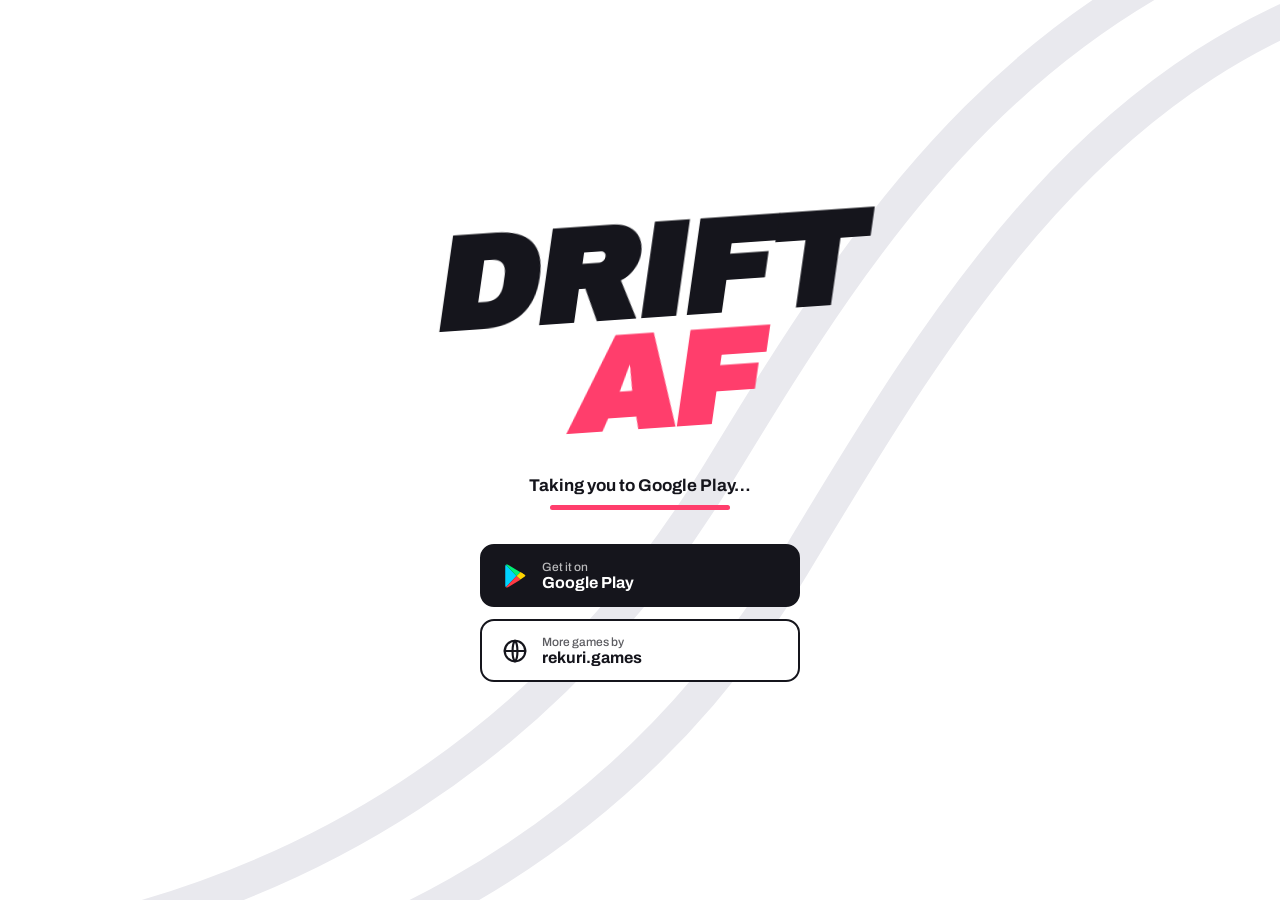
<file: share.html>
<!DOCTYPE html>
<html lang="en">
<head>
<meta charset="utf-8">
<meta name="viewport" content="width=device-width, initial-scale=1, viewport-fit=cover">
<title>DRIFT AF – Get the game</title>
<meta name="description" content="Opening DRIFT AF on Google Play…">
<meta property="og:title" content="DRIFT AF">
<meta property="og:description" content="Come drift with me. Get DRIFT AF on Google Play.">
<!-- Fallback redirect if JS is off (3s) -->
<noscript><meta http-equiv="refresh" content="3;url=https://play.google.com/store/apps/details?id=PLACEHOLDER"></noscript>
<link rel="preconnect" href="https://fonts.googleapis.com">
<link rel="preconnect" href="https://fonts.gstatic.com" crossorigin>
<link href="https://fonts.googleapis.com/css2?family=Archivo+Black&family=Archivo:wght@500;700&display=swap" rel="stylesheet">
<style>
  :root{
    --bg:#ffffff; --ink:#15151c; --accent:#FF3E6C; --skid:#e9e9ee; --muted:#6b6b78;
    box-sizing:border-box;
    padding-top:env(safe-area-inset-top,0px); padding-bottom:env(safe-area-inset-bottom,0px);
  }
  :root:not([data-theme="light"]){}
  *{box-sizing:border-box}
  html{height:100%;scroll-padding-top:env(safe-area-inset-top,0px)}
  body{
    margin:0;height:100%;background:var(--bg);color:var(--ink);
    font-family:'Archivo',system-ui,sans-serif;overflow:hidden;
    display:flex;align-items:center;justify-content:center;position:relative;
  }
  /* tire skid marks */
  .skid{position:absolute;inset:0;pointer-events:none}
  .skid svg{width:100%;height:100%}
  .skid path{fill:none;stroke:var(--skid);stroke-width:26;stroke-linecap:round;
    stroke-dasharray:2400;stroke-dashoffset:2400;animation:draw 1.6s cubic-bezier(.2,.7,.2,1) .1s forwards}
  .skid path:nth-child(2){animation-delay:.2s}
  @keyframes draw{to{stroke-dashoffset:0}}
 
  main{position:relative;text-align:center;padding:24px;width:min(560px,100%)}
  .logo{
    font-family:'Archivo Black',Impact,sans-serif;font-size:clamp(64px,19vw,132px);
    line-height:.85;letter-spacing:-.03em;margin:0;
    transform:skewX(-12deg) rotate(-4deg);
    animation:slide .7s cubic-bezier(.15,.9,.2,1) both;
  }
  .logo span{display:block}
  .logo .af{color:var(--accent);margin-left:.5em}
  @keyframes slide{from{transform:translateX(-120%) skewX(-30deg) rotate(-4deg);opacity:0}}
  /* swap in the real logo: <img class="logo-img" src="https://rekuri.games/assets/drift_af_logo.png" alt="DRIFT AF"> */
  .logo-img{max-width:100%;height:auto}
 
  .status{margin:34px 0 10px;font-weight:700;font-size:17px}
  .bar{height:5px;width:180px;margin:0 auto 34px;background:var(--skid);border-radius:9px;overflow:hidden}
  .bar i{display:block;height:100%;width:100%;background:var(--accent);transform-origin:left;
    animation:fill 2.5s linear forwards}
  @keyframes fill{from{transform:scaleX(0)}to{transform:scaleX(1)}}
 
  .links{display:flex;flex-direction:column;gap:12px;align-items:stretch;max-width:320px;margin:0 auto}
  .btn{
    display:flex;align-items:center;gap:14px;padding:14px 20px;border-radius:14px;
    text-decoration:none;font-weight:700;font-size:16px;text-align:left;
    border:2px solid var(--ink);color:var(--ink);background:#fff;
    transition:transform .15s,box-shadow .15s;
  }
  .btn:hover,.btn:focus-visible{transform:translate(-3px,-3px);box-shadow:5px 5px 0 var(--accent);outline:none}
  .btn.primary{background:var(--ink);color:#fff}
  .btn svg{width:26px;height:26px;flex:none}
  .btn small{display:block;font-weight:500;font-size:12px;opacity:.7}
  .btn:focus-visible{outline:3px solid var(--accent);outline-offset:3px}
 
  @media (prefers-reduced-motion:reduce){
    .logo,.skid path,.bar i{animation:none!important}
    .skid path{stroke-dashoffset:0}
  }
  @media (prefers-color-scheme:dark){
    :root:not([data-theme="light"]){--bg:#ffffff} /* brand is white on purpose */
  }
</style>
</head>
<body>
 
<div class="skid" aria-hidden="true">
  <svg viewBox="0 0 1000 1000" preserveAspectRatio="xMidYMid slice">
    <path d="M-100 900 C 250 880, 450 700, 560 520 S 800 120, 1100 60"/>
    <path d="M-100 960 C 280 950, 500 790, 620 590 S 860 190, 1100 130"/>
  </svg>
</div>
 
<main>
  <!-- Replace the text wordmark with your logo image if you like -->
  <h1 class="logo" aria-label="DRIFT AF"><span>DRIFT</span><span class="af">AF</span></h1>
 
  <p class="status" id="status">Taking you to Google Play…</p>
  <div class="bar" aria-hidden="true"><i></i></div>
 
  <nav class="links" aria-label="Get DRIFT AF">
    <a class="btn primary" id="play" href="https://play.google.com/store/apps/details?id=PLACEHOLDER">
      <!-- Google Play logo -->
      <svg viewBox="0 0 24 24" aria-hidden="true">
        <path fill="#00d2ff" d="M3.6 1.6 13.4 12 3.6 22.4a2 2 0 0 1-.6-1.5V3.1c0-.6.2-1.1.6-1.5z"/>
        <path fill="#00f076" d="M17 8.6 13.4 12 3.6 1.6c.5-.4 1.2-.4 1.9 0L17 8.6z"/>
        <path fill="#ff3a44" d="M17 15.4 5.5 22.4c-.7.4-1.4.4-1.9 0L13.4 12 17 15.4z"/>
        <path fill="#ffd500" d="m21 10.8-4 2.4V8.6l4 2.4c.7.4.7 1.1 0 1.5z" transform="translate(0 -.2)"/>
        <path fill="#ffd500" d="M17 8.6v6.8L13.4 12 17 8.6z" opacity=".0"/>
        <path fill="#ffd500" d="m17 8.6 4 2.4c.5.3.5 1.1 0 1.4l-4 2.9L13.4 12 17 8.6z"/>
      </svg>
      <span><small>Get it on</small>Google Play</span>
    </a>
    <a class="btn" href="https://rekuri.games">
      <!-- Rekuri / website icon -->
      <svg viewBox="0 0 24 24" fill="none" stroke="currentColor" stroke-width="2" stroke-linecap="round" aria-hidden="true">
        <circle cx="12" cy="12" r="9.5"/><path d="M2.5 12h19M12 2.5c3 3 3 16.5 0 19M12 2.5c-3 3-3 16.5 0 19"/>
      </svg>
      <span><small>More games by</small>rekuri.games</span>
    </a>
  </nav>
</main>
 
<script>
  var PLAY_URL = "https://play.google.com/store/apps/details?id=PLACEHOLDER"; // <-- put your real link here
  document.getElementById("play").href = PLAY_URL;
  //setTimeout(function(){ window.location.replace(PLAY_URL); }, 2500);
</script>
</body>
</html>
</file>
<file: css/styles.css>
:root {
  --green: #1f9d55;
  --green-dark: #167a42;
  --green-tint: #eaf5ee;
  --ink: #2d2d2d;
  --muted: #6b6b6b;
  --line: #e4e4e4;
  --bg: #fff;
  --bg-soft: #f5f5f5;
  --radius: 14px;
}
@media (prefers-color-scheme: dark) { :root { color-scheme: light; } }
*, *::before, *::after { box-sizing: border-box; margin: 0; padding: 0; }
html { scroll-behavior: smooth; scroll-padding-top: 80px; }
body { font-family: 'Nunito', system-ui, sans-serif; color: var(--ink); background: var(--bg); line-height: 1.6; font-size: 1.05rem; }
img { max-width: 100%; display: block; }
a { color: var(--green-dark); }
a:focus-visible, button:focus-visible { outline: 3px solid var(--green); outline-offset: 3px; }
.container { max-width: 1100px; margin: 0 auto; padding: 0 24px; }
h1, h2, h3 { line-height: 1.15; font-weight: 800; }

/* NAV */
nav { position: sticky; top: 0; z-index: 10; display: flex; justify-content: space-between; align-items: center; gap: 16px; padding: 0 24px; height: 68px; background: var(--bg); border-top: 4px solid var(--green); border-bottom: 1px solid var(--line); }
.nav-logo { display: flex; align-items: center; gap: 10px; text-decoration: none; color: var(--ink); }
.nav-logo img { height: 34px; width: auto; }
.nav-brand { font-weight: 900; font-size: 1.3rem; letter-spacing: .02em; }
.nav-right { display: flex; align-items: center; gap: 24px; }
.nav-links { display: flex; gap: 22px; list-style: none; }
.nav-links a { text-decoration: none; color: var(--ink); font-weight: 700; }
.nav-links a:hover { color: var(--green-dark); }
.lang-toggle { display: flex; background: var(--bg-soft); border-radius: 999px; padding: 3px; }
.lang-btn { border: 0; background: none; font: inherit; font-weight: 800; font-size: .85rem; padding: 6px 14px; border-radius: 999px; cursor: pointer; color: var(--muted); }
.lang-btn.active { background: var(--green); color: #fff; }

/* BUTTONS */
.btn { display: inline-flex; align-items: center; gap: 10px; padding: 13px 26px; border-radius: 999px; font-weight: 800; text-decoration: none; border: 2px solid var(--green); transition: background .15s, color .15s; }
.btn svg { width: 20px; height: 20px; fill: currentColor; }
.btn-primary { background: var(--green); color: #fff; }
.btn-primary:hover { background: var(--green-dark); border-color: var(--green-dark); }
.btn-secondary { background: #fff; color: var(--green-dark); }
.btn-secondary:hover { background: var(--green-tint); }

/* HERO */
.hero { background: var(--green-tint); }
.hero .container { display: grid; grid-template-columns: 1.1fr .9fr; gap: 48px; align-items: center; padding-top: 72px; padding-bottom: 72px; }
.hero-title { font-size: clamp(2.4rem, 5.5vw, 4rem); margin-bottom: 18px; }
.hero-sub { font-size: 1.25rem; color: var(--muted); max-width: 32ch; margin-bottom: 30px; }
.hero-ctas { display: flex; gap: 12px; flex-wrap: wrap; }
.hero-art img { width: min(380px, 100%); margin-left: auto; border-radius: 28px; box-shadow: 0 10px 30px rgba(0,0,0,.14); }

/* SECTIONS */
section { padding: 80px 0; }
.section-title { font-size: clamp(1.8rem, 3.5vw, 2.4rem); margin-bottom: 28px; }
.trailer { background: var(--bg-soft); }
.video { position: relative; aspect-ratio: 16 / 9; border-radius: var(--radius); overflow: hidden; background: #000; }
.video iframe { position: absolute; inset: 0; width: 100%; height: 100%; border: 0; }

.game-card { display: grid; grid-template-columns: 260px 1fr; gap: 36px; align-items: center; border: 1px solid var(--line); border-radius: 20px; padding: 28px; }
.game-card-visual img { border-radius: 22px; width: 100%; }
.game-badge { display: inline-block; background: var(--green); color: #fff; font-weight: 800; font-size: .85rem; padding: 4px 14px; border-radius: 999px; margin-bottom: 12px; }
.game-title { font-size: 2.2rem; margin-bottom: 10px; }
.game-desc { color: var(--muted); margin-bottom: 16px; max-width: 52ch; }
.game-platforms { display: flex; gap: 8px; flex-wrap: wrap; margin-bottom: 22px; }
.platform-chip { background: var(--bg-soft); border-radius: 999px; padding: 4px 14px; font-size: .9rem; font-weight: 700; }
.game-actions { display: flex; gap: 12px; flex-wrap: wrap; }

.about { background: var(--green); color: #fff; }
.about-tagline { font-size: clamp(1.8rem, 4vw, 2.8rem); font-weight: 800; line-height: 1.2; margin-bottom: 16px; }
.about-body { max-width: 60ch; font-size: 1.15rem; }

.contact h2 { font-size: 2rem; margin-bottom: 10px; }
.contact p { color: var(--muted); margin-bottom: 22px; }
.contact-links { display: flex; gap: 12px; flex-wrap: wrap; }
.contact-links a { display: inline-flex; align-items: center; gap: 8px; padding: 10px 20px; border: 1px solid var(--line); border-radius: 999px; text-decoration: none; color: var(--ink); font-weight: 700; }
.contact-links a:hover { border-color: var(--green); color: var(--green-dark); }
.contact-links svg { width: 18px; height: 18px; fill: currentColor; }

/* FOOTER */
footer { background: var(--bg-soft); border-top: 1px solid var(--line); padding: 40px 24px 24px; }
.footer-top, .footer-bottom { max-width: 1100px; margin: 0 auto; display: flex; justify-content: space-between; gap: 24px; flex-wrap: wrap; }
.footer-brand { display: block; font-weight: 900; font-size: 1.3rem; margin-bottom: 6px; }
.footer-enk { font-size: .9rem; color: var(--muted); }
.footer-nav { list-style: none; display: flex; gap: 20px; flex-wrap: wrap; align-items: flex-start; }
.footer-nav a { color: var(--ink); text-decoration: none; font-weight: 700; }
.footer-nav a:hover { color: var(--green-dark); }
.footer-bottom { margin-top: 28px; padding-top: 18px; border-top: 1px solid var(--line); font-size: .85rem; color: var(--muted); align-items: center; }
.footer-socials { display: flex; gap: 14px; }
.footer-social-icon svg { width: 20px; height: 20px; fill: var(--muted); }
.footer-social-icon:hover svg { fill: var(--green-dark); }

/* REVEAL (only if JS runs) */
.js .reveal { opacity: 0; transition: opacity .5s ease; }
.js .reveal.in { opacity: 1; }
@media (prefers-reduced-motion: reduce) { html { scroll-behavior: auto; } .js .reveal { opacity: 1; transition: none; } }

@media (max-width: 760px) {
  nav { height: auto; padding: 10px 16px; flex-wrap: wrap; }
  .nav-right { gap: 12px; width: 100%; justify-content: space-between; }
  .nav-links { gap: 14px; }
  .hero .container { grid-template-columns: 1fr; padding-top: 40px; padding-bottom: 48px; }
  .hero-art img { margin: 0 auto; width: 220px; }
  .game-card { grid-template-columns: 1fr; padding: 20px; }
  .game-card-visual img { max-width: 200px; }
  section { padding: 56px 0; }
}
</file>
<file: css/driftaf.css>
/* Drift AF page: palette taken from the game logo */
:root {
  --pink: #d77be8;
  --pink-deep: #c13edc;
  --car-red: #e8453c;
  --navy: #cf1971;
  --black: #0a0a0a;
  --white: #ffffff;
  --green: #e8453c; --green-dark: #c9352d;
}
body { background: var(--black); color: #fff; font-family: 'Nunito', system-ui, sans-serif; }
h1, h2, .display { font-family: 'Archivo Black', 'Nunito', sans-serif; font-weight: 400; letter-spacing: .01em; }
a { color: #fff; }

nav { background: var(--pink); border-top: 0; border-bottom: 0; }
.nav-logo, .nav-links a { color: var(--white); }
.nav-links a:hover { color: var(--navy); }
.lang-toggle { background: rgba(255,255,255,.45); }
.lang-btn { color: var(--black); }
.lang-btn.active { background: var(--black); color: #fff; }

.game-hero { background: var(--pink); color: var(--black); }
.game-hero .container { display: grid; grid-template-columns: 1.1fr .9fr; gap: 40px; align-items: center; padding-top: 56px; padding-bottom: 40px; }
.game-hero h1 {color: var(--white);  font-size: clamp(3.4rem, 10vw, 6.5rem); line-height: .95; margin-bottom: 18px; }
.game-hero h1 .af { color: var(--navy); }
.game-hero p { font-size: 1.3rem; font-weight: 700; max-width: 30ch; margin-bottom: 28px; }
.play-btn { display: inline-flex; align-items: center; gap: 12px; background: var(--black); color: #fff; padding: 14px 28px; border-radius: 14px; font-weight: 800; text-decoration: none; font-size: 1.1rem; }
.play-btn:hover { background: var(--car-red); }
.play-btn svg { width: 24px; height: 24px; fill: currentColor; }
.game-hero img { width: min(400px, 100%); margin-left: auto; border-radius: 6px; border: 5px solid #fff; transform: rotate(-3deg); box-shadow: 8px 8px 0 var(--black); }
.wave { display: block; width: 100%; height: 70px; background: var(--pink); }
.wave path { fill: var(--black); }

.game-trailer { padding: 40px 0 80px; }
.game-trailer h2 { font-size: 2rem; margin-bottom: 24px; }
.game-trailer .video { border: 4px solid #fff; border-radius: 10px; }

.how { background: var(--car-red); color: #fff; padding: 64px 0; }
.how h2 { font-size: 2rem; margin-bottom: 28px; }
.how ul { list-style: none; display: grid; grid-template-columns: repeat(3, 1fr); gap: 28px; }
.how li { border-top: 3px solid #fff; padding-top: 14px; font-size: 1.25rem; font-weight: 800; }
.how li span { display: block; font-weight: 600; font-size: 1rem; margin-top: 6px; opacity: .95; }

.get { padding: 72px 0; text-align: center; }
.get h2 { font-size: clamp(2rem, 5vw, 3rem); margin-bottom: 24px; }
.get .play-btn { background: var(--pink); color: var(--black); }
.get .play-btn:hover { background: #fff; }

footer { background: #151515; border-top: 0; color: #fff; }
.footer-enk, .footer-bottom { color: #b5b5b5; }
.footer-nav a { color: #fff; }
.footer-bottom { border-top-color: #333; }
.footer-social-icon svg { fill: #b5b5b5; }
.footer-social-icon:hover svg { fill: var(--pink); }

@media (max-width: 760px) {
  .game-hero .container { grid-template-columns: 1fr; padding-top: 36px; }
  .game-hero img { margin: 0 auto; width: 260px; }
  .how ul { grid-template-columns: 1fr; }
}
</file>
